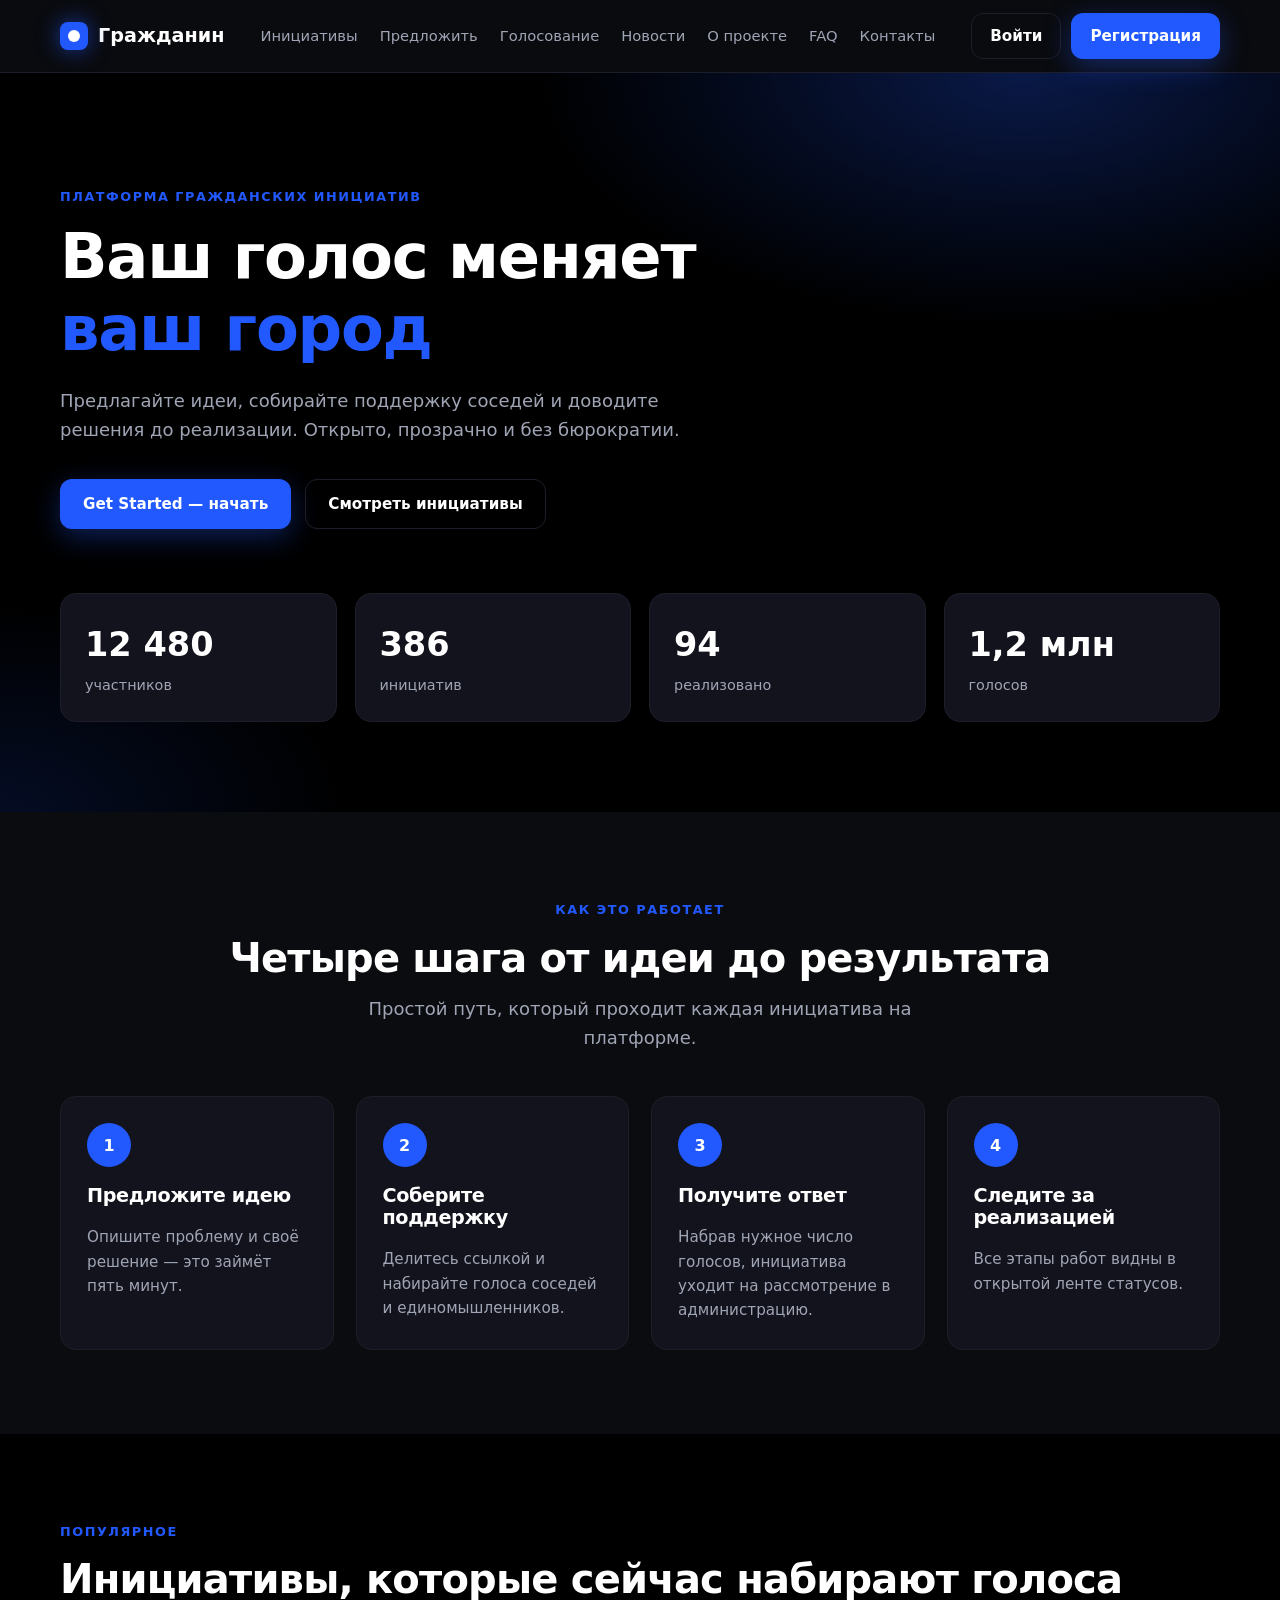
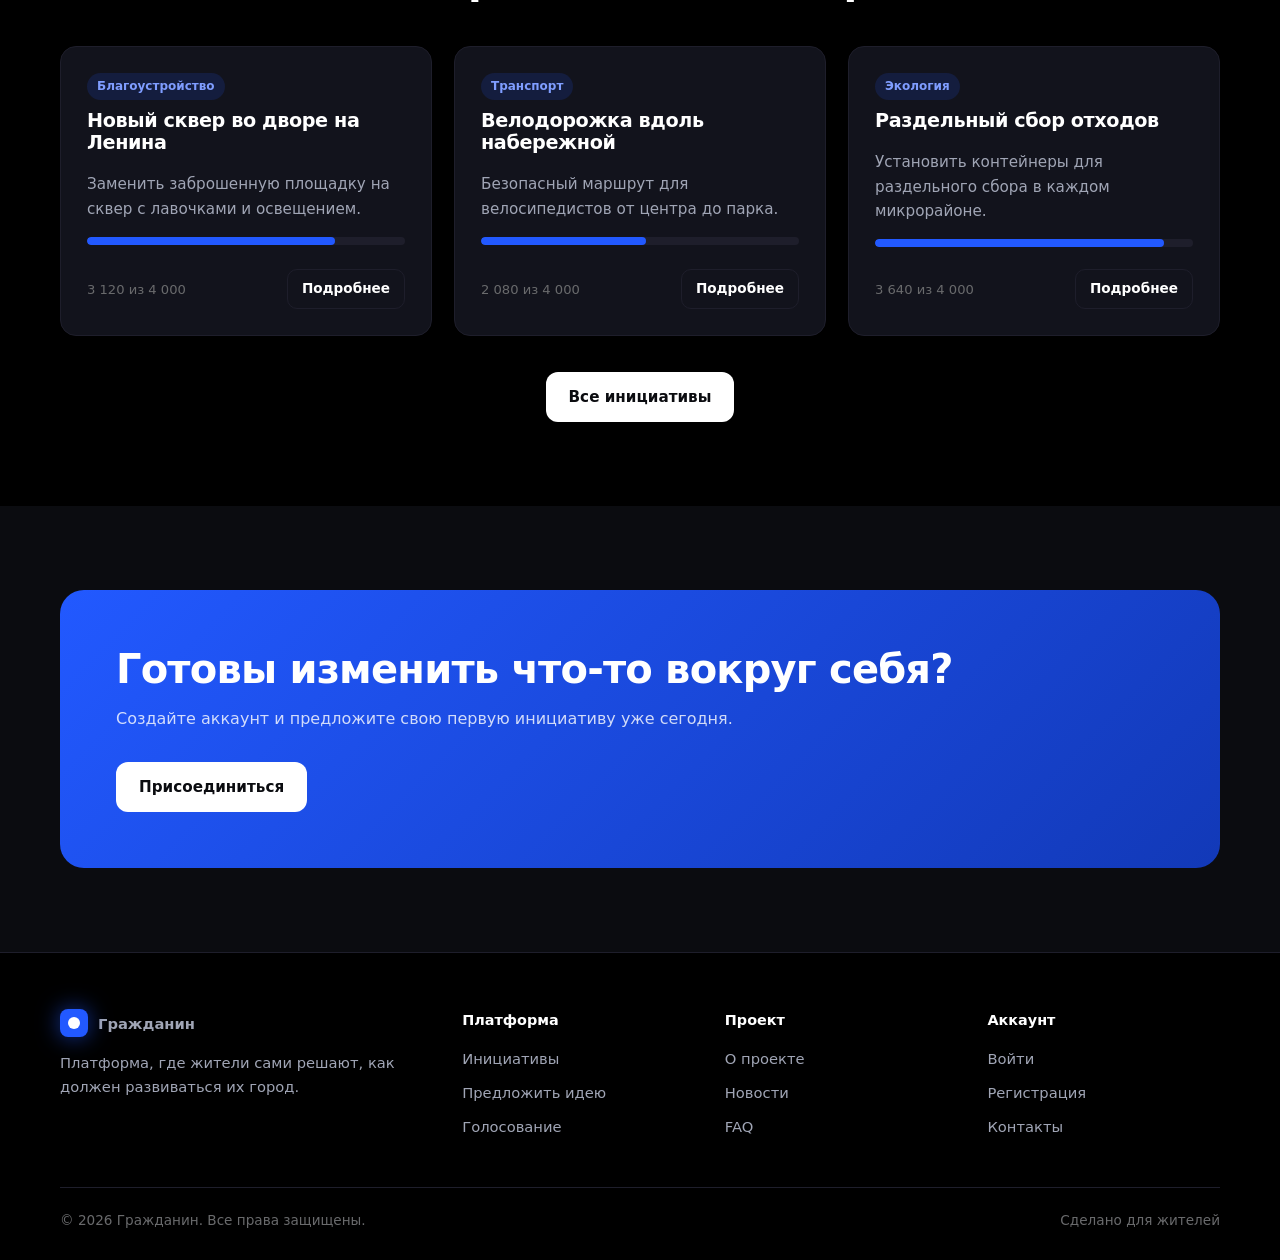
<file: index.html>
<!DOCTYPE html>
<html lang="ru">
<head>
<meta charset="UTF-8">
<meta name="viewport" content="width=device-width, initial-scale=1">
<title>Гражданин — платформа гражданских инициатив</title>
<link rel="stylesheet" href="pages.css/style.css">
</head>
<body>
<header class="site-header"><div class="container nav">
  <a class="logo" href="index.html"><span class="logo-mark"></span>Гражданин</a>
  <a class="burger" href="#menu" aria-label="Меню">☰</a>
  <nav id="menu" class="menu">
    <a href="pages/initiatives.html">Инициативы</a><a href="pages/create.html">Предложить</a><a href="pages/vote.html">Голосование</a><a href="pages/news.html">Новости</a><a href="pages/about.html">О проекте</a><a href="pages/faq.html">FAQ</a><a href="pages/contacts.html">Контакты</a>
  </nav>
  <div class="nav-actions"><a class="btn btn-ghost" href="auth/login.html">Войти</a><a class="btn btn-primary" href="auth/register.html">Регистрация</a></div>
</div></header>

<section class="hero"><div class="container">
  <span class="eyebrow">Платформа гражданских инициатив</span>
  <h1>Ваш голос меняет<br><span>ваш город</span></h1>
  <p class="lead">Предлагайте идеи, собирайте поддержку соседей и доводите решения до реализации. Открыто, прозрачно и без бюрократии.</p>
  <div class="hero-actions">
    <a class="btn btn-primary" href="auth/register.html">Get Started — начать</a>
    <a class="btn btn-ghost" href="pages/initiatives.html">Смотреть инициативы</a>
  </div>
  <div class="stats">
    <div class="stat"><b>12 480</b><span>участников</span></div>
    <div class="stat"><b>386</b><span>инициатив</span></div>
    <div class="stat"><b>94</b><span>реализовано</span></div>
    <div class="stat"><b>1,2 млн</b><span>голосов</span></div>
  </div>
</div></section>

<section class="section"><div class="container">
  <div class="section-head center"><span class="eyebrow">Как это работает</span><h2>Четыре шага от идеи до результата</h2><p class="lead">Простой путь, который проходит каждая инициатива на платформе.</p></div>
  <div class="grid grid-4">
    <div class="card"><div class="step-num">1</div><h3>Предложите идею</h3><p>Опишите проблему и своё решение — это займёт пять минут.</p></div>
    <div class="card"><div class="step-num">2</div><h3>Соберите поддержку</h3><p>Делитесь ссылкой и набирайте голоса соседей и единомышленников.</p></div>
    <div class="card"><div class="step-num">3</div><h3>Получите ответ</h3><p>Набрав нужное число голосов, инициатива уходит на рассмотрение в администрацию.</p></div>
    <div class="card"><div class="step-num">4</div><h3>Следите за реализацией</h3><p>Все этапы работ видны в открытой ленте статусов.</p></div>
  </div>
</div></section>

<section class="section section-alt"><div class="container">
  <div class="section-head"><span class="eyebrow">Популярное</span><h2>Инициативы, которые сейчас набирают голоса</h2></div>
  <div class="grid grid-3">
    <div class="card"><span class="tag">Благоустройство</span><h3>Новый сквер во дворе на Ленина</h3><p>Заменить заброшенную площадку на сквер с лавочками и освещением.</p>
      <div class="progress"><i style="width:78%"></i></div>
      <div class="card-foot"><span class="meta">3 120 из 4 000</span><a class="btn btn-ghost btn-sm" href="pages/initiative.html">Подробнее</a></div></div>
    <div class="card"><span class="tag">Транспорт</span><h3>Велодорожка вдоль набережной</h3><p>Безопасный маршрут для велосипедистов от центра до парка.</p>
      <div class="progress"><i style="width:52%"></i></div>
      <div class="card-foot"><span class="meta">2 080 из 4 000</span><a class="btn btn-ghost btn-sm" href="pages/initiative.html">Подробнее</a></div></div>
    <div class="card"><span class="tag">Экология</span><h3>Раздельный сбор отходов</h3><p>Установить контейнеры для раздельного сбора в каждом микрорайоне.</p>
      <div class="progress"><i style="width:91%"></i></div>
      <div class="card-foot"><span class="meta">3 640 из 4 000</span><a class="btn btn-ghost btn-sm" href="pages/initiative.html">Подробнее</a></div></div>
  </div>
  <div class="center" style="margin-top:36px"><a class="btn btn-light" href="pages/initiatives.html">Все инициативы</a></div>
</div></section>

<section class="section"><div class="container">
  <div class="cta">
    <div><h2>Готовы изменить что-то вокруг себя?</h2><p>Создайте аккаунт и предложите свою первую инициативу уже сегодня.</p></div>
    <a class="btn btn-light" href="auth/register.html">Присоединиться</a>
  </div>
</div></section>

<footer class="site-footer"><div class="container">
  <div class="foot-grid">
    <div><a class="logo" href="index.html"><span class="logo-mark"></span>Гражданин</a><p class="muted" style="margin-top:14px;font-size:.92rem">Платформа, где жители сами решают, как должен развиваться их город.</p></div>
    <div><h4>Платформа</h4><ul><li><a href="pages/initiatives.html">Инициативы</a></li><li><a href="pages/create.html">Предложить идею</a></li><li><a href="pages/vote.html">Голосование</a></li></ul></div>
    <div><h4>Проект</h4><ul><li><a href="pages/about.html">О проекте</a></li><li><a href="pages/news.html">Новости</a></li><li><a href="pages/faq.html">FAQ</a></li></ul></div>
    <div><h4>Аккаунт</h4><ul><li><a href="auth/login.html">Войти</a></li><li><a href="auth/register.html">Регистрация</a></li><li><a href="pages/contacts.html">Контакты</a></li></ul></div>
  </div>
  <div class="copy"><span>© 2026 Гражданин. Все права защищены.</span><span>Сделано для жителей</span></div>
</div></footer>
<script src="animations.js"></script>
</body>
</html>
</file>
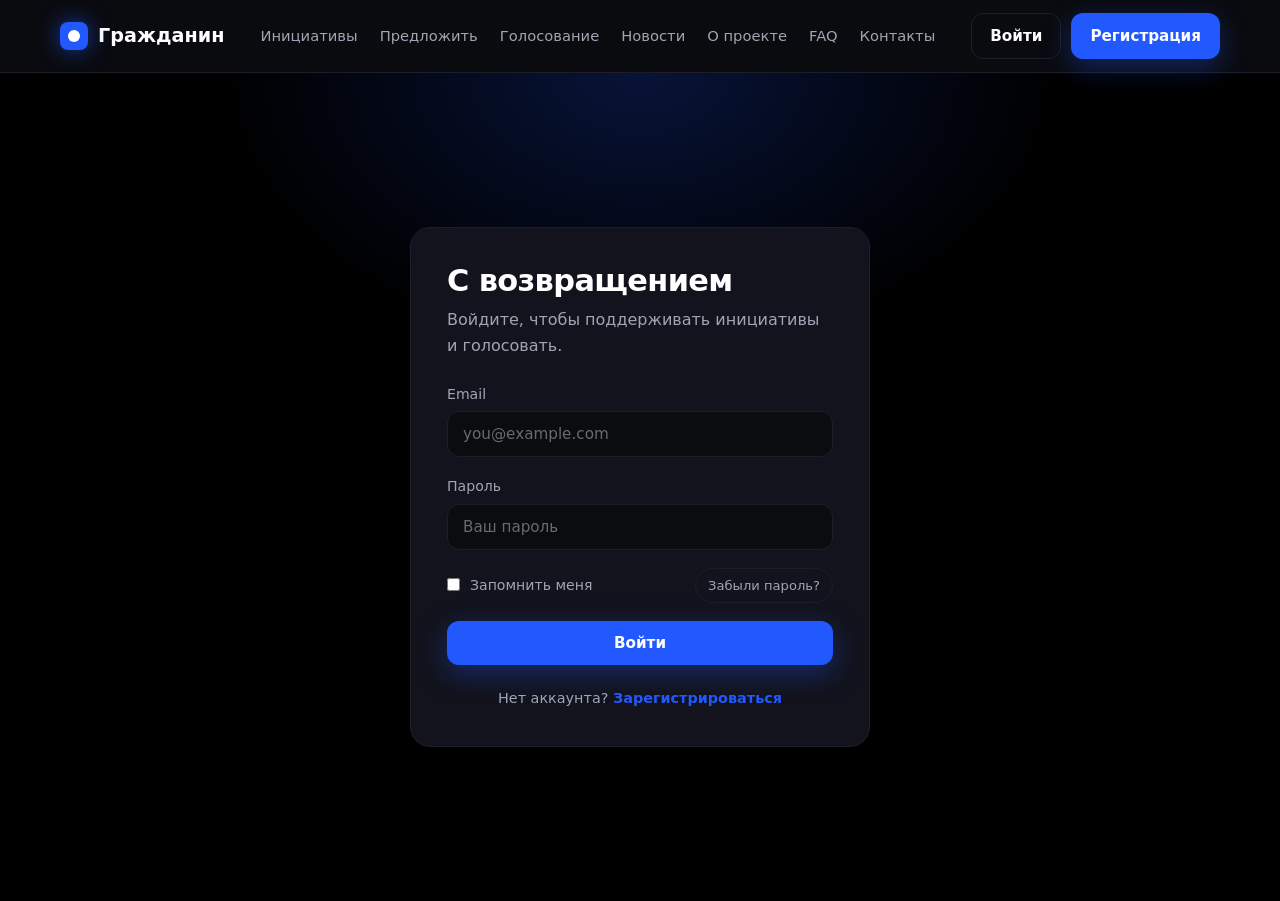
<file: auth/login.html>
<!DOCTYPE html>
<html lang="ru">
<head>
<meta charset="UTF-8">
<meta name="viewport" content="width=device-width, initial-scale=1">
<title>Вход — Гражданин</title>
<link rel="stylesheet" href="../pages.css/style.css">
</head>
<body>
<header class="site-header"><div class="container nav">
  <a class="logo" href="../index.html"><span class="logo-mark"></span>Гражданин</a>
  <a class="burger" href="#menu" aria-label="Меню">☰</a>
  <nav id="menu" class="menu">
    <a href="../pages/initiatives.html">Инициативы</a><a href="../pages/create.html">Предложить</a><a href="../pages/vote.html">Голосование</a><a href="../pages/news.html">Новости</a><a href="../pages/about.html">О проекте</a><a href="../pages/faq.html">FAQ</a><a href="../pages/contacts.html">Контакты</a>
  </nav>
  <div class="nav-actions"><a class="btn btn-ghost" href="login.html">Войти</a><a class="btn btn-primary" href="register.html">Регистрация</a></div>
</div></header>

<main class="auth-wrap">
  <div class="auth-card">
    <h1>С возвращением</h1>
    <p class="muted">Войдите, чтобы поддерживать инициативы и голосовать.</p>
    <form class="form" action="../pages/profile.html" onsubmit="return checkForm(this)">
      <div class="field"><label for="email">Email</label><input class="input" id="email" name="email" type="text" inputmode="email" placeholder="you@example.com" required></div>
      <div class="field"><label for="pw">Пароль</label>
        <input class="input" id="pw" name="password" type="password" placeholder="Ваш пароль" required></div>
      <div style="display:flex;justify-content:space-between;align-items:center;gap:10px;flex-wrap:wrap">
        <label class="check"><input type="checkbox"> Запомнить меня</label>
        <a class="chip" style="padding:6px 12px;font-size:.82rem" href="../pages/contacts.html">Забыли пароль?</a>
      </div>
      <div class="form-msg"></div>
      <button class="btn btn-primary btn-block" type="submit">Войти</button>
    </form>
    <p class="auth-foot">Нет аккаунта? <a href="register.html">Зарегистрироваться</a></p>
  </div>
</main>
<script src="../script.js"></script>
<script src="../animations.js"></script>
</body>
</html>
</file>
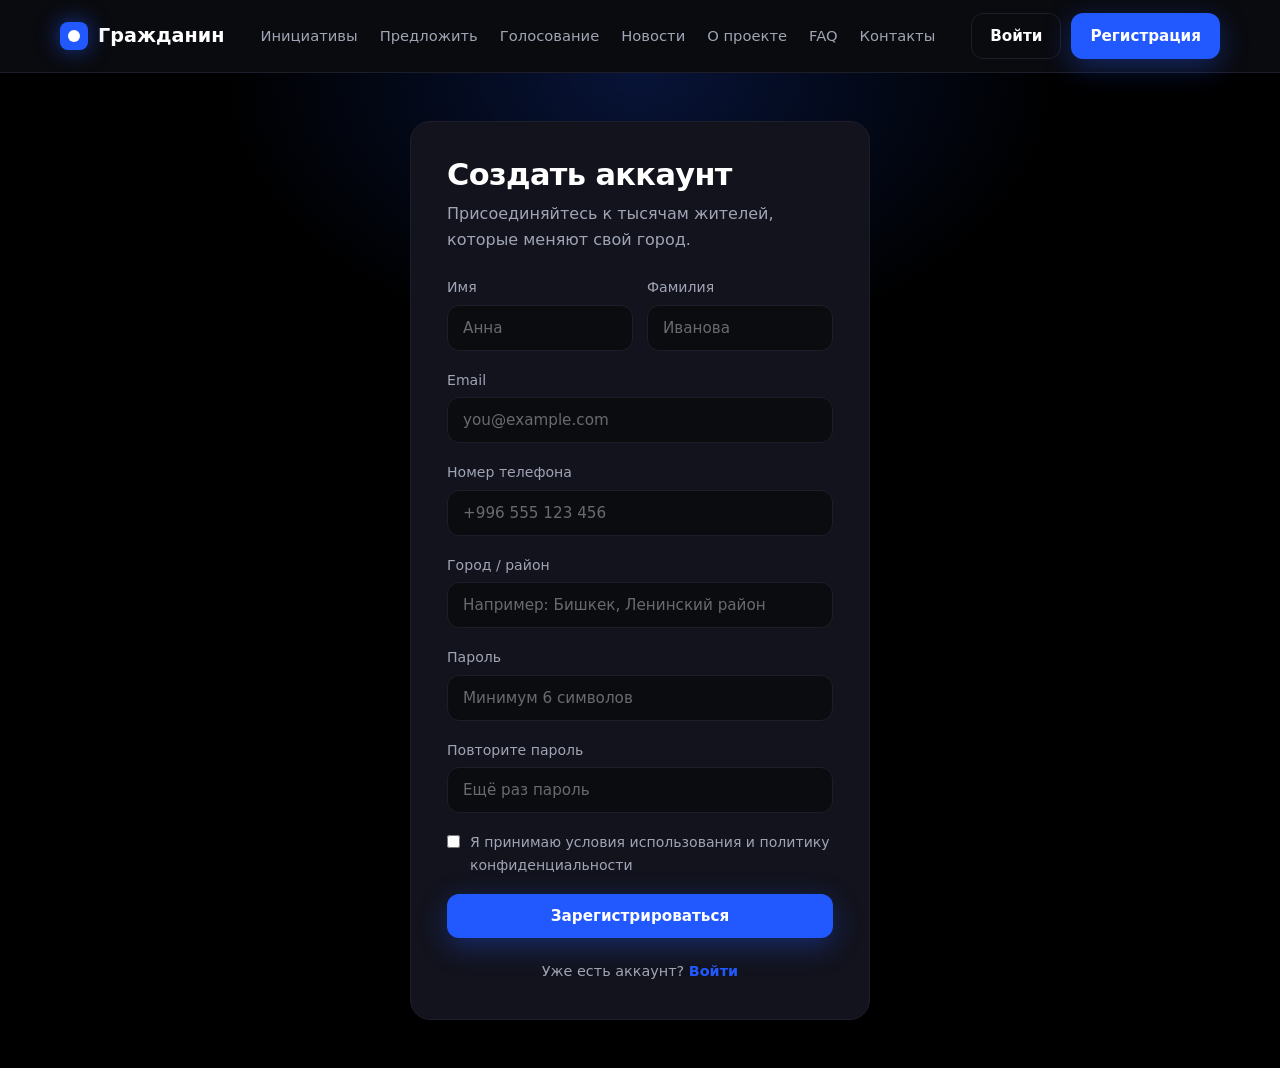
<file: auth/register.html>
<!DOCTYPE html>
<html lang="ru">
<head>
<meta charset="UTF-8">
<meta name="viewport" content="width=device-width, initial-scale=1">
<title>Регистрация — Гражданин</title>
<link rel="stylesheet" href="../pages.css/style.css">
</head>
<body>
<header class="site-header"><div class="container nav">
  <a class="logo" href="../index.html"><span class="logo-mark"></span>Гражданин</a>
  <a class="burger" href="#menu" aria-label="Меню">☰</a>
  <nav id="menu" class="menu">
    <a href="../pages/initiatives.html">Инициативы</a><a href="../pages/create.html">Предложить</a><a href="../pages/vote.html">Голосование</a><a href="../pages/news.html">Новости</a><a href="../pages/about.html">О проекте</a><a href="../pages/faq.html">FAQ</a><a href="../pages/contacts.html">Контакты</a>
  </nav>
  <div class="nav-actions"><a class="btn btn-ghost" href="login.html">Войти</a><a class="btn btn-primary" href="register.html">Регистрация</a></div>
</div></header>

<main class="auth-wrap">
  <div class="auth-card">
    <h1>Создать аккаунт</h1>
    <p class="muted">Присоединяйтесь к тысячам жителей, которые меняют свой город.</p>
    <form class="form" action="../pages/profile.html" onsubmit="return checkForm(this)">
      <div class="row">
        <div class="field"><label for="fn">Имя</label><input class="input" id="fn" name="first" autocomplete="given-name" placeholder="Анна" required></div>
        <div class="field"><label for="ln">Фамилия</label><input class="input" id="ln" name="last" autocomplete="family-name" placeholder="Иванова" required></div>
      </div>
      <div class="field"><label for="email">Email</label><input class="input" id="email" name="email" type="text" inputmode="email" placeholder="you@example.com" required></div>
      <div class="field"><label for="phone">Номер телефона</label><input class="input" id="phone" name="phone" type="tel" inputmode="tel" autocomplete="tel" placeholder="+996 555 123 456" required></div>
      <div class="field"><label for="city">Город / район</label><input class="input" id="city" placeholder="Например: Бишкек, Ленинский район"></div>
      <div class="field"><label for="pw">Пароль</label>
        <input class="input" id="pw" name="password" type="password" minlength="6" placeholder="Минимум 6 символов" required></div>
      <div class="field"><label for="pw2">Повторите пароль</label>
        <input class="input" id="pw2" name="password2" type="password" minlength="6" placeholder="Ещё раз пароль" required></div>
      <label class="check"><input type="checkbox" name="agree" required> Я принимаю условия использования и политику конфиденциальности</label>
      <div class="form-msg"></div>
      <button class="btn btn-primary btn-block" type="submit">Зарегистрироваться</button>
    </form>
    <p class="auth-foot">Уже есть аккаунт? <a href="login.html">Войти</a></p>
  </div>
</main>
<script src="../script.js"></script>
<script src="../animations.js"></script>
</body>
</html>
</file>
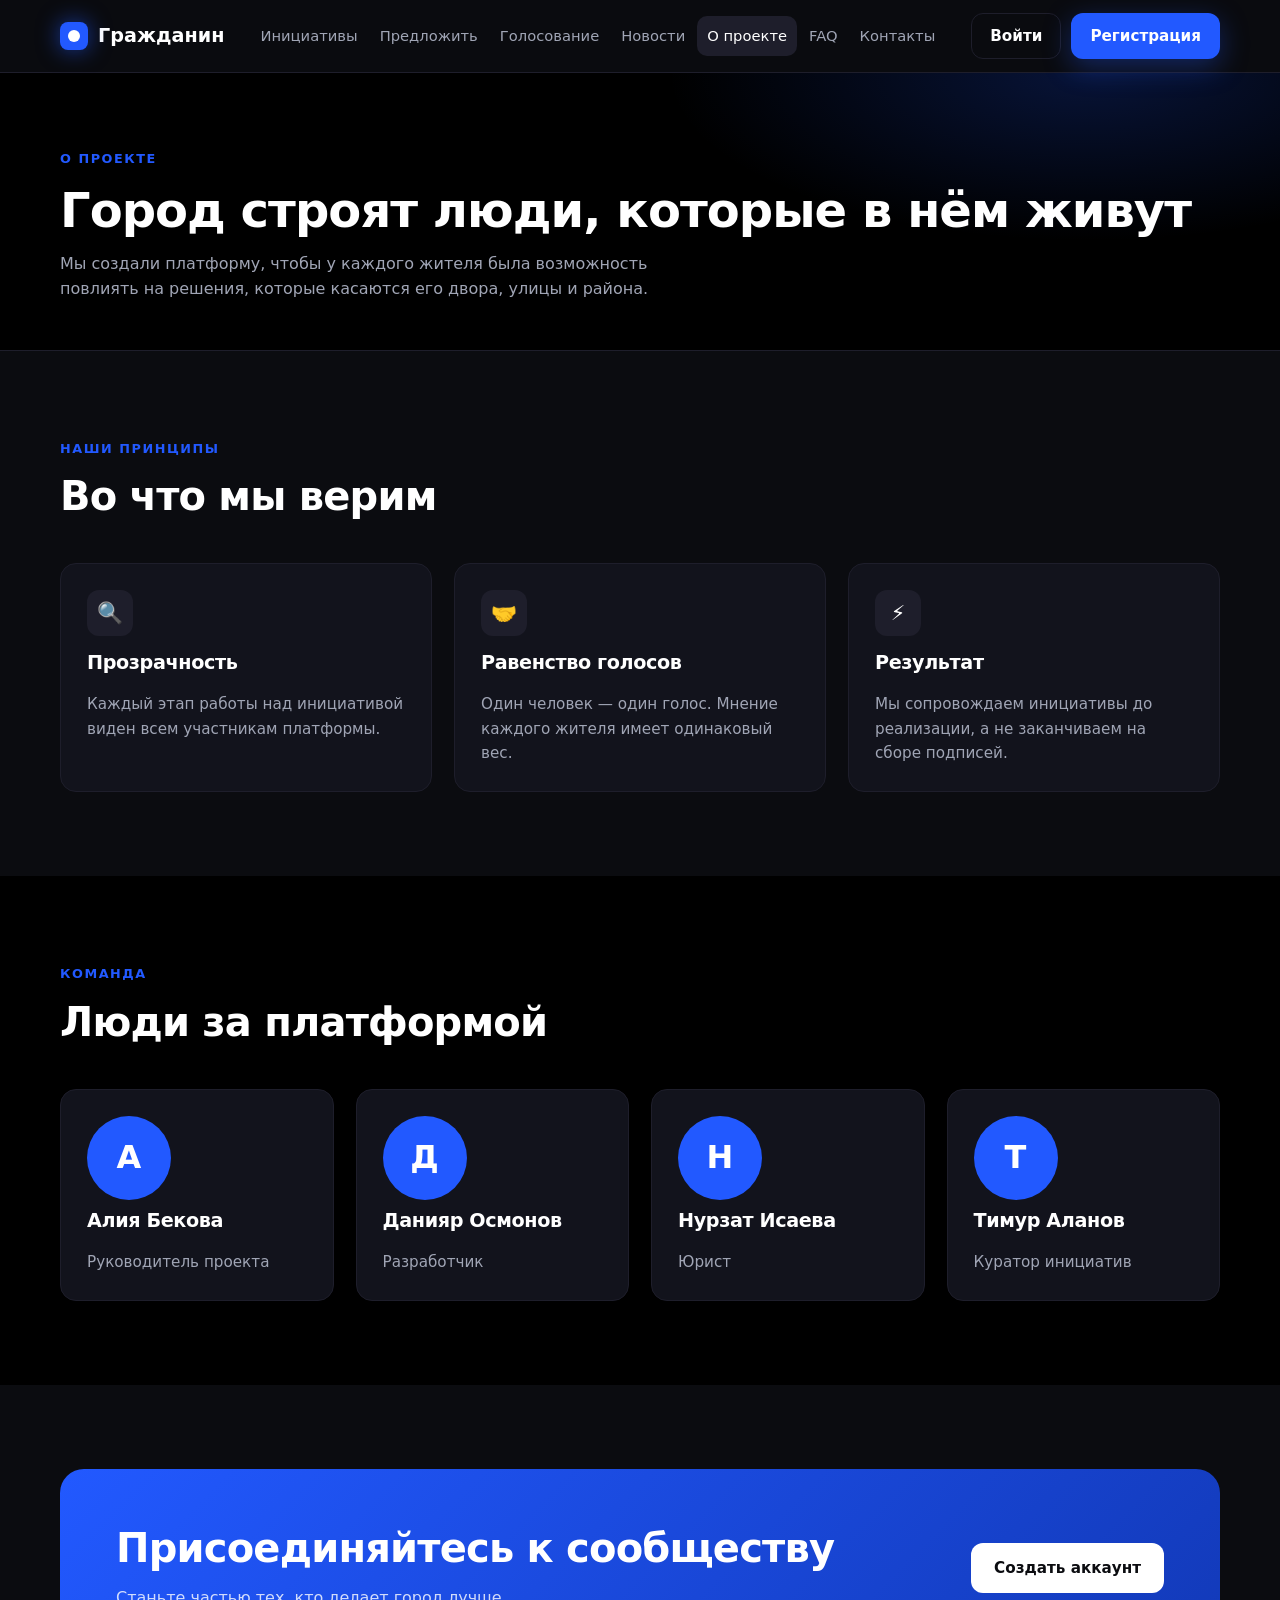
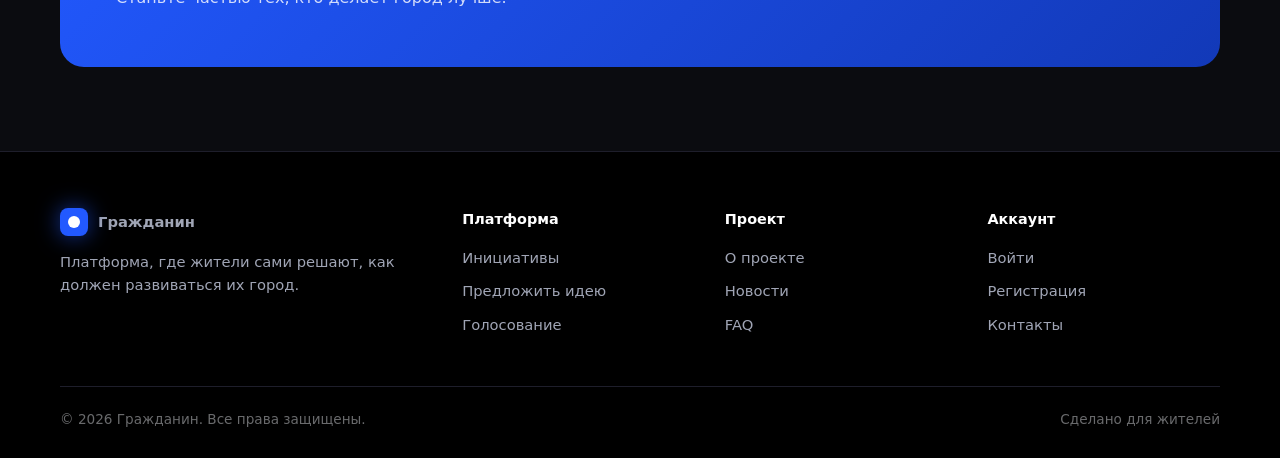
<file: pages/about.html>
<!DOCTYPE html>
<html lang="ru">
<head>
<meta charset="UTF-8">
<meta name="viewport" content="width=device-width, initial-scale=1">
<title>О проекте — Гражданин</title>
<link rel="stylesheet" href="../pages.css/style.css">
</head>
<body>
<header class="site-header"><div class="container nav">
  <a class="logo" href="../index.html"><span class="logo-mark"></span>Гражданин</a>
  <a class="burger" href="#menu" aria-label="Меню">☰</a>
  <nav id="menu" class="menu">
    <a href="initiatives.html">Инициативы</a><a href="create.html">Предложить</a><a href="vote.html">Голосование</a><a href="news.html">Новости</a><a class="active" href="about.html">О проекте</a><a href="faq.html">FAQ</a><a href="contacts.html">Контакты</a>
  </nav>
  <div class="nav-actions"><a class="btn btn-ghost" href="../auth/login.html">Войти</a><a class="btn btn-primary" href="../auth/register.html">Регистрация</a></div>
</div></header>

<section class="page-hero"><div class="container">
  <span class="eyebrow">О проекте</span><h1 style="font-size:clamp(2rem,4vw,3rem)">Город строят люди, которые в нём живут</h1>
  <p>Мы создали платформу, чтобы у каждого жителя была возможность повлиять на решения, которые касаются его двора, улицы и района.</p>
</div></section>

<section class="section"><div class="container">
  <div class="section-head"><span class="eyebrow">Наши принципы</span><h2>Во что мы верим</h2></div>
  <div class="grid grid-3">
    <div class="card"><div class="icon">🔍</div><h3>Прозрачность</h3><p>Каждый этап работы над инициативой виден всем участникам платформы.</p></div>
    <div class="card"><div class="icon">🤝</div><h3>Равенство голосов</h3><p>Один человек — один голос. Мнение каждого жителя имеет одинаковый вес.</p></div>
    <div class="card"><div class="icon">⚡</div><h3>Результат</h3><p>Мы сопровождаем инициативы до реализации, а не заканчиваем на сборе подписей.</p></div>
  </div>
</div></section>

<section class="section section-alt"><div class="container">
  <div class="section-head"><span class="eyebrow">Команда</span><h2>Люди за платформой</h2></div>
  <div class="grid grid-4">
    <div class="card"><div class="avatar">А</div><h3>Алия Бекова</h3><p>Руководитель проекта</p></div>
    <div class="card"><div class="avatar">Д</div><h3>Данияр Осмонов</h3><p>Разработчик</p></div>
    <div class="card"><div class="avatar">Н</div><h3>Нурзат Исаева</h3><p>Юрист</p></div>
    <div class="card"><div class="avatar">Т</div><h3>Тимур Аланов</h3><p>Куратор инициатив</p></div>
  </div>
</div></section>

<section class="section"><div class="container">
  <div class="cta"><div><h2>Присоединяйтесь к сообществу</h2><p>Станьте частью тех, кто делает город лучше.</p></div><a class="btn btn-light" href="../auth/register.html">Создать аккаунт</a></div>
</div></section>

<footer class="site-footer"><div class="container">
  <div class="foot-grid">
    <div><a class="logo" href="../index.html"><span class="logo-mark"></span>Гражданин</a><p class="muted" style="margin-top:14px;font-size:.92rem">Платформа, где жители сами решают, как должен развиваться их город.</p></div>
    <div><h4>Платформа</h4><ul><li><a href="initiatives.html">Инициативы</a></li><li><a href="create.html">Предложить идею</a></li><li><a href="vote.html">Голосование</a></li></ul></div>
    <div><h4>Проект</h4><ul><li><a href="about.html">О проекте</a></li><li><a href="news.html">Новости</a></li><li><a href="faq.html">FAQ</a></li></ul></div>
    <div><h4>Аккаунт</h4><ul><li><a href="../auth/login.html">Войти</a></li><li><a href="../auth/register.html">Регистрация</a></li><li><a href="contacts.html">Контакты</a></li></ul></div>
  </div>
  <div class="copy"><span>© 2026 Гражданин. Все права защищены.</span><span>Сделано для жителей</span></div>
</div></footer>
<script src="../animations.js"></script>
</body>
</html>
</file>
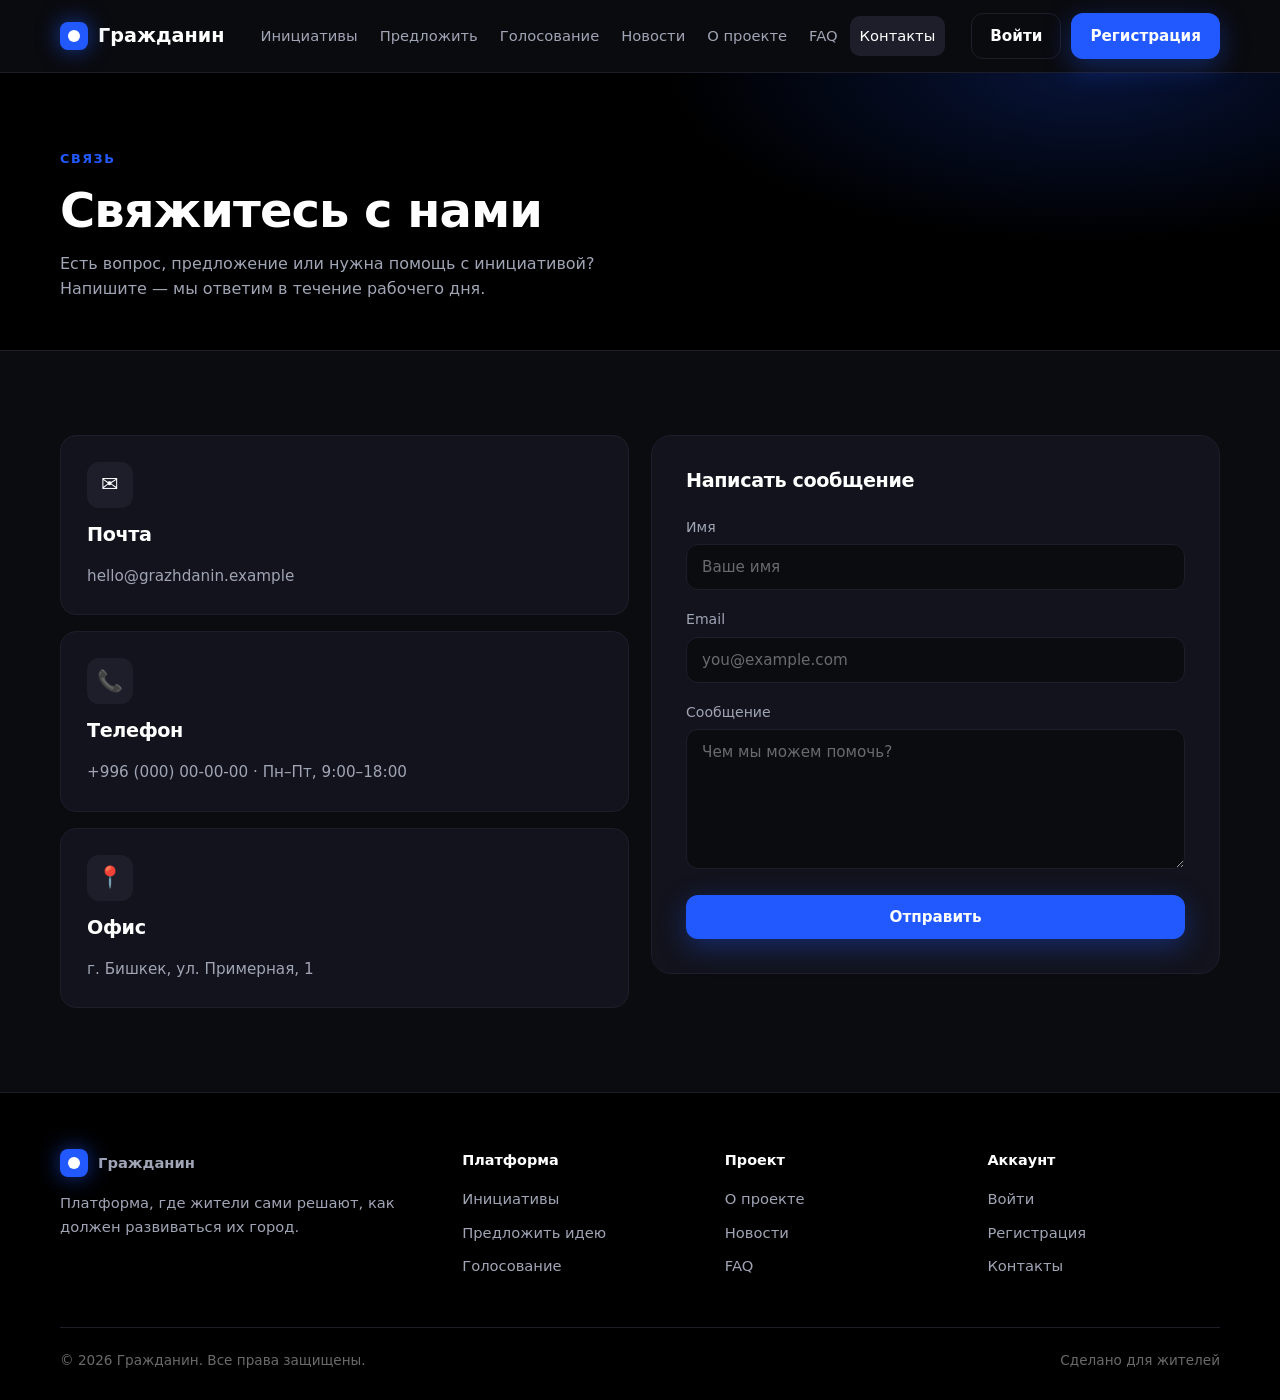
<file: pages/contacts.html>
<!DOCTYPE html>
<html lang="ru">
<head>
<meta charset="UTF-8">
<meta name="viewport" content="width=device-width, initial-scale=1">
<title>Контакты — Гражданин</title>
<link rel="stylesheet" href="../pages.css/style.css">
</head>
<body>
<header class="site-header"><div class="container nav">
  <a class="logo" href="../index.html"><span class="logo-mark"></span>Гражданин</a>
  <a class="burger" href="#menu" aria-label="Меню">☰</a>
  <nav id="menu" class="menu">
    <a href="initiatives.html">Инициативы</a><a href="create.html">Предложить</a><a href="vote.html">Голосование</a><a href="news.html">Новости</a><a href="about.html">О проекте</a><a href="faq.html">FAQ</a><a class="active" href="contacts.html">Контакты</a>
  </nav>
  <div class="nav-actions"><a class="btn btn-ghost" href="../auth/login.html">Войти</a><a class="btn btn-primary" href="../auth/register.html">Регистрация</a></div>
</div></header>

<section class="page-hero"><div class="container">
  <span class="eyebrow">Связь</span><h1 style="font-size:clamp(2rem,4vw,3rem)">Свяжитесь с нами</h1>
  <p>Есть вопрос, предложение или нужна помощь с инициативой? Напишите — мы ответим в течение рабочего дня.</p>
</div></section>

<section class="section"><div class="container grid grid-2" style="align-items:start">
  <div class="grid" style="gap:16px">
    <div class="card"><div class="icon">✉️</div><h3>Почта</h3><p>hello@grazhdanin.example</p></div>
    <div class="card"><div class="icon">📞</div><h3>Телефон</h3><p>+996 (000) 00-00-00 · Пн–Пт, 9:00–18:00</p></div>
    <div class="card"><div class="icon">📍</div><h3>Офис</h3><p>г. Бишкек, ул. Примерная, 1</p></div>
  </div>
  <div class="form-panel">
    <h3>Написать сообщение</h3>
    <form class="form" onsubmit="return checkForm(this)">
      <div class="field"><label for="n">Имя</label><input class="input" id="n" name="name" placeholder="Ваше имя" required></div>
      <div class="field"><label for="e">Email</label><input class="input" id="e" name="email" type="text" inputmode="email" placeholder="you@example.com" required></div>
      <div class="field"><label for="m">Сообщение</label><textarea class="textarea" id="m" placeholder="Чем мы можем помочь?" required></textarea></div>
      <div class="form-msg"></div>
      <button class="btn btn-primary" type="submit">Отправить</button>
    </form>
  </div>
</div></section>

<footer class="site-footer"><div class="container">
  <div class="foot-grid">
    <div><a class="logo" href="../index.html"><span class="logo-mark"></span>Гражданин</a><p class="muted" style="margin-top:14px;font-size:.92rem">Платформа, где жители сами решают, как должен развиваться их город.</p></div>
    <div><h4>Платформа</h4><ul><li><a href="initiatives.html">Инициативы</a></li><li><a href="create.html">Предложить идею</a></li><li><a href="vote.html">Голосование</a></li></ul></div>
    <div><h4>Проект</h4><ul><li><a href="about.html">О проекте</a></li><li><a href="news.html">Новости</a></li><li><a href="faq.html">FAQ</a></li></ul></div>
    <div><h4>Аккаунт</h4><ul><li><a href="../auth/login.html">Войти</a></li><li><a href="../auth/register.html">Регистрация</a></li><li><a href="contacts.html">Контакты</a></li></ul></div>
  </div>
  <div class="copy"><span>© 2026 Гражданин. Все права защищены.</span><span>Сделано для жителей</span></div>
</div></footer>
<script src="../script.js"></script>
<script src="../animations.js"></script>
</body>
</html>
</file>
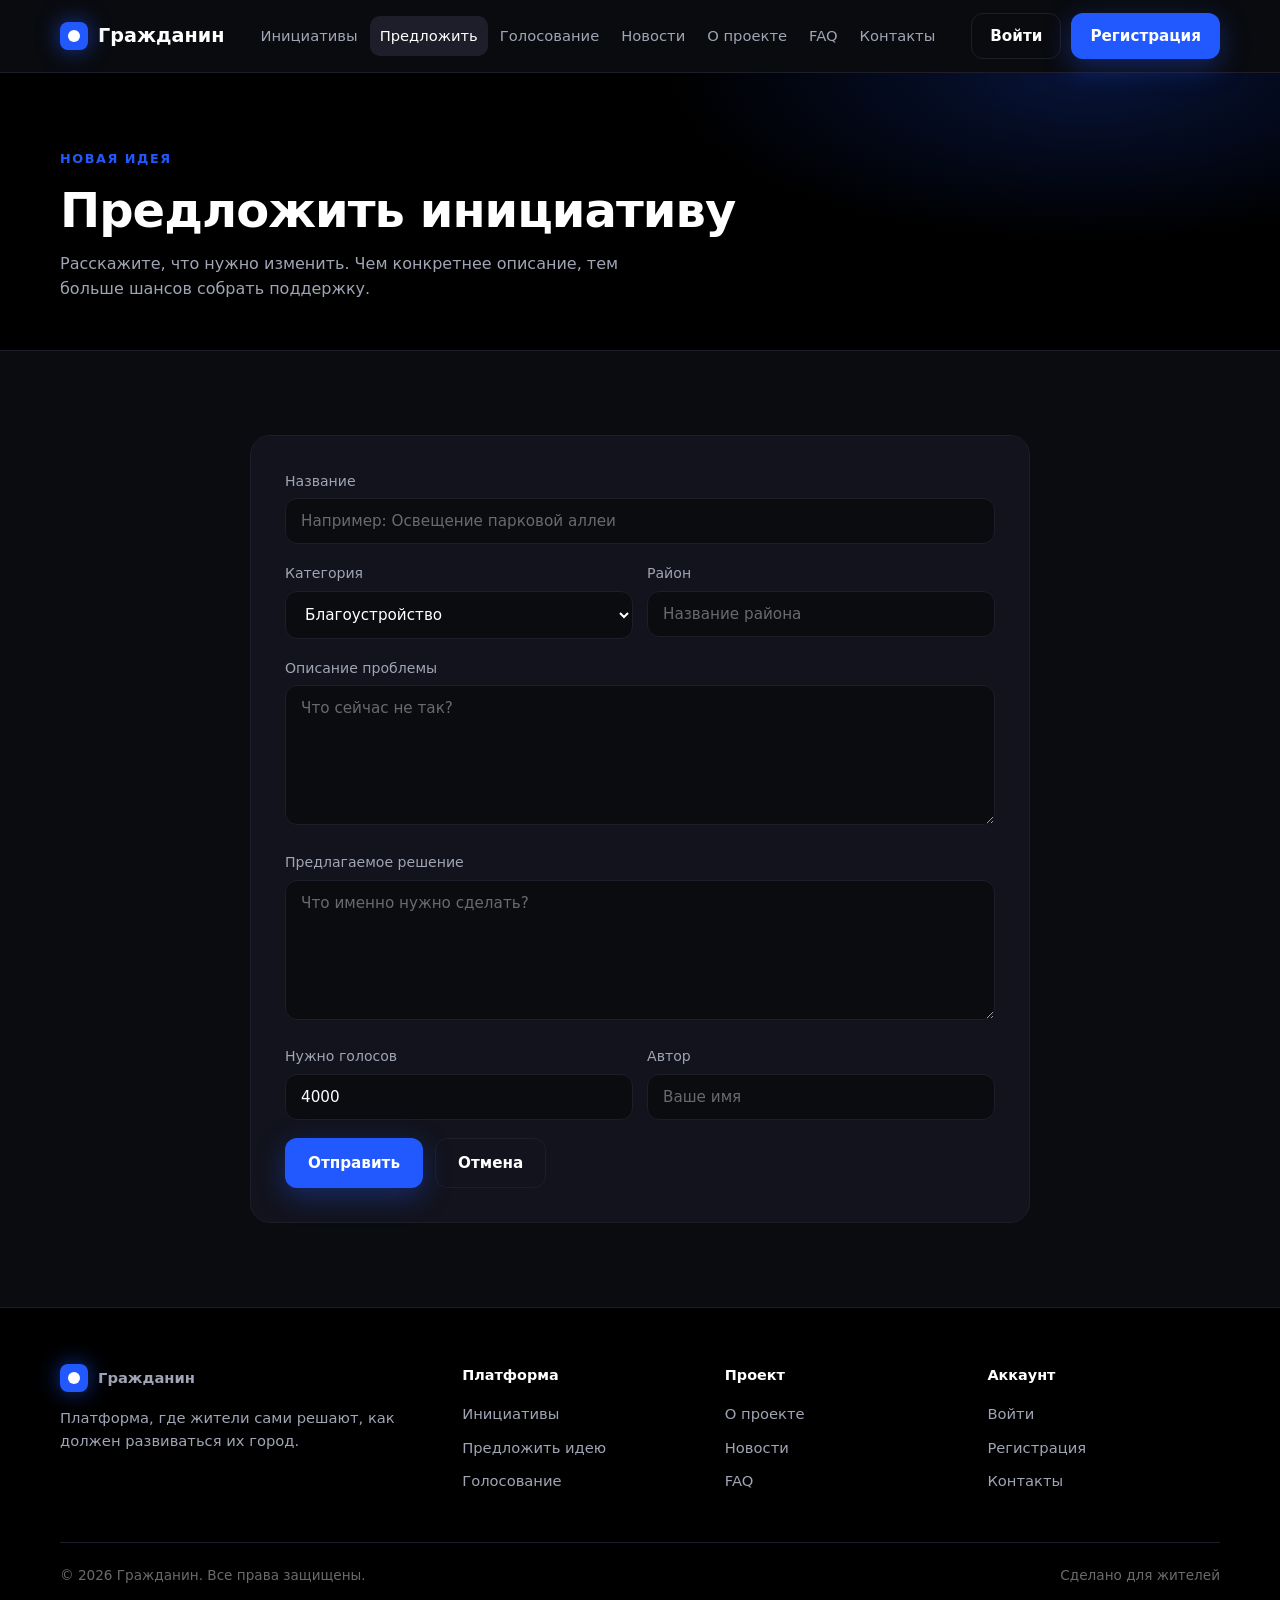
<file: pages/create.html>
<!DOCTYPE html>
<html lang="ru">
<head>
<meta charset="UTF-8">
<meta name="viewport" content="width=device-width, initial-scale=1">
<title>Предложить инициативу — Гражданин</title>
<link rel="stylesheet" href="../pages.css/style.css">
</head>
<body>
<header class="site-header"><div class="container nav">
  <a class="logo" href="../index.html"><span class="logo-mark"></span>Гражданин</a>
  <a class="burger" href="#menu" aria-label="Меню">☰</a>
  <nav id="menu" class="menu">
    <a href="initiatives.html">Инициативы</a><a class="active" href="create.html">Предложить</a><a href="vote.html">Голосование</a><a href="news.html">Новости</a><a href="about.html">О проекте</a><a href="faq.html">FAQ</a><a href="contacts.html">Контакты</a>
  </nav>
  <div class="nav-actions"><a class="btn btn-ghost" href="../auth/login.html">Войти</a><a class="btn btn-primary" href="../auth/register.html">Регистрация</a></div>
</div></header>

<section class="page-hero"><div class="container">
  <span class="eyebrow">Новая идея</span><h1 style="font-size:clamp(2rem,4vw,3rem)">Предложить инициативу</h1>
  <p>Расскажите, что нужно изменить. Чем конкретнее описание, тем больше шансов собрать поддержку.</p>
</div></section>

<section class="section"><div class="container" style="max-width:780px">
  <div class="form-panel">
    <form class="form" id="create-form" novalidate style="margin-top:0">
      <div class="field"><label for="t">Название</label><input class="input" id="t" name="title" placeholder="Например: Освещение парковой аллеи"></div>
      <div class="row">
        <div class="field"><label for="cat">Категория</label>
          <select class="select" id="cat" name="category"><option value="yard">Благоустройство</option><option value="transport">Транспорт</option><option value="eco">Экология</option><option value="social">Социальная сфера</option></select></div>
        <div class="field"><label for="loc">Район</label><input class="input" id="loc" name="district" placeholder="Название района"></div>
      </div>
      <div class="field"><label for="p">Описание проблемы</label><textarea class="textarea" id="p" name="problem" placeholder="Что сейчас не так?"></textarea></div>
      <div class="field"><label for="s">Предлагаемое решение</label><textarea class="textarea" id="s" name="solution" placeholder="Что именно нужно сделать?"></textarea></div>
      <div class="row">
        <div class="field"><label for="g">Нужно голосов</label><input class="input" id="g" name="goal" type="number" value="4000" min="100"></div>
        <div class="field"><label for="a">Автор</label><input class="input" id="a" name="author" placeholder="Ваше имя"></div>
      </div>
      <div class="form-msg"></div>
      <div style="display:flex;gap:12px;flex-wrap:wrap">
        <button class="btn btn-primary" type="submit">Отправить</button>
        <a class="btn btn-ghost" href="initiatives.html">Отмена</a>
      </div>
    </form>
  </div>
</div></section>

<footer class="site-footer"><div class="container">
  <div class="foot-grid">
    <div><a class="logo" href="../index.html"><span class="logo-mark"></span>Гражданин</a><p class="muted" style="margin-top:14px;font-size:.92rem">Платформа, где жители сами решают, как должен развиваться их город.</p></div>
    <div><h4>Платформа</h4><ul><li><a href="initiatives.html">Инициативы</a></li><li><a href="create.html">Предложить идею</a></li><li><a href="vote.html">Голосование</a></li></ul></div>
    <div><h4>Проект</h4><ul><li><a href="about.html">О проекте</a></li><li><a href="news.html">Новости</a></li><li><a href="faq.html">FAQ</a></li></ul></div>
    <div><h4>Аккаунт</h4><ul><li><a href="../auth/login.html">Войти</a></li><li><a href="../auth/register.html">Регистрация</a></li><li><a href="contacts.html">Контакты</a></li></ul></div>
  </div>
  <div class="copy"><span>© 2026 Гражданин. Все права защищены.</span><span>Сделано для жителей</span></div>
</div></footer>
<script src="../storage.js"></script>
<script src="../create.js"></script>
<script src="../animations.js"></script>
</body>
</html>
</file>
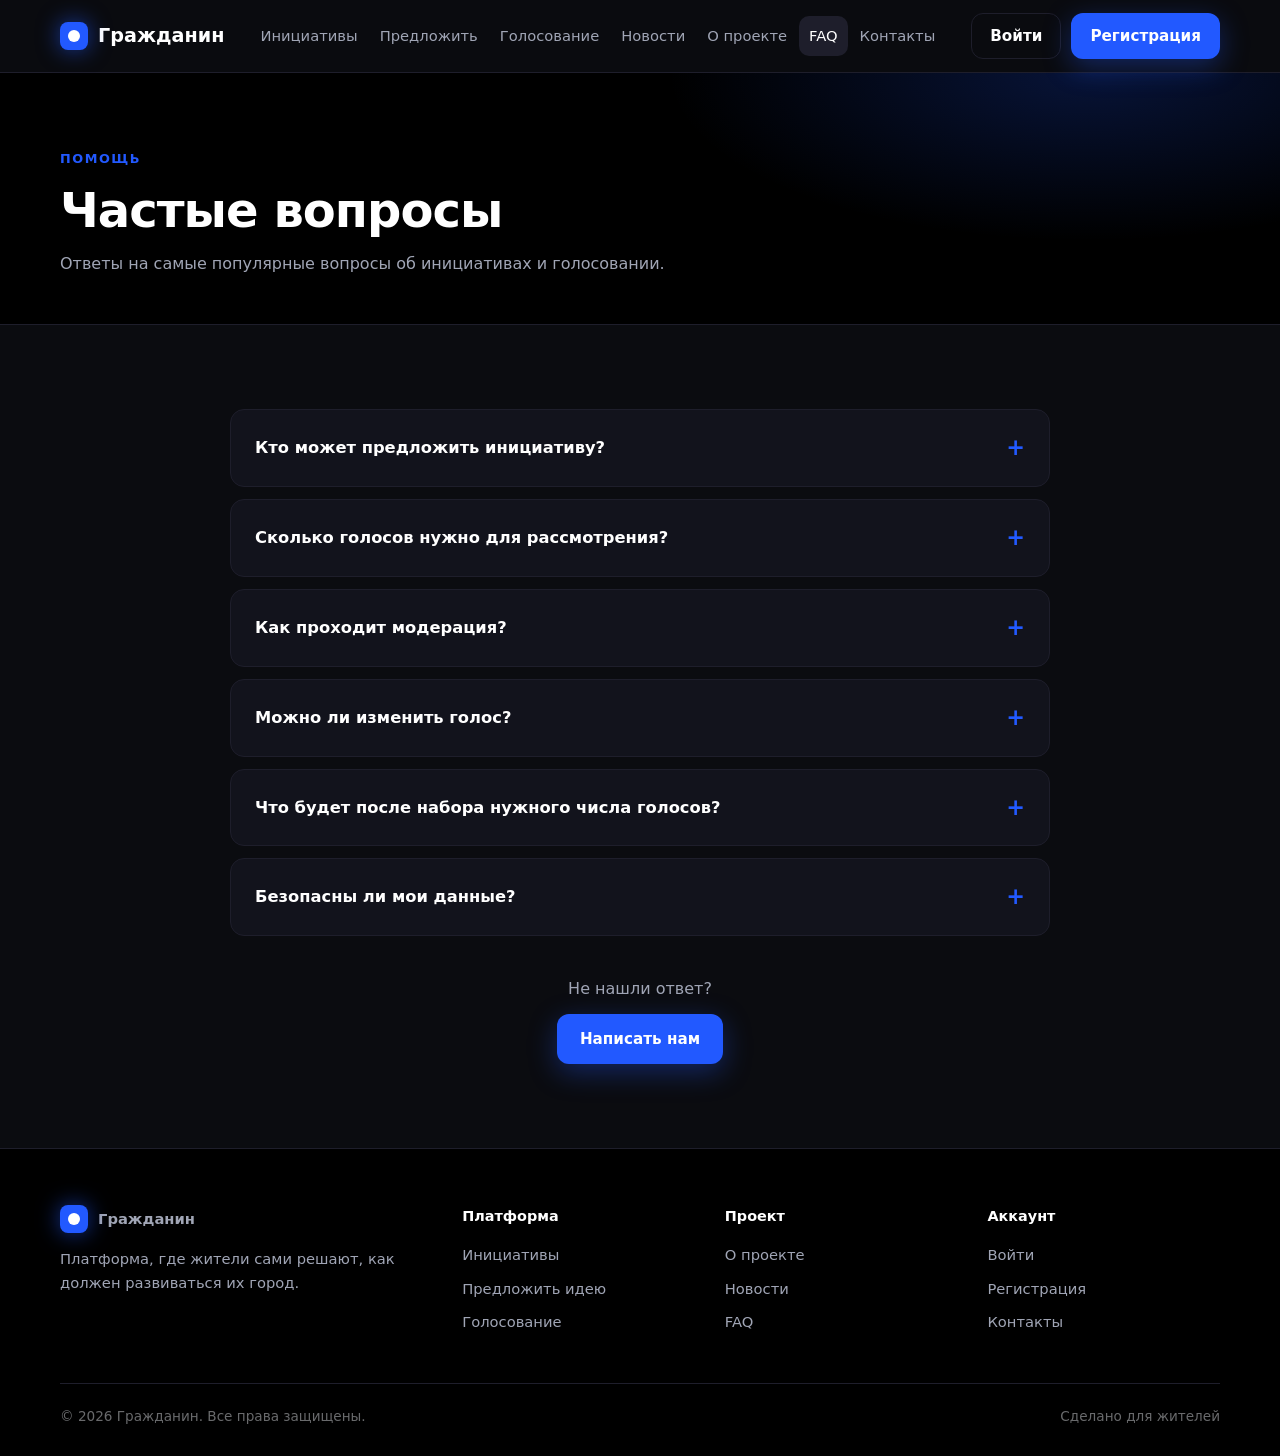
<file: pages/faq.html>
<!DOCTYPE html>
<html lang="ru">
<head>
<meta charset="UTF-8">
<meta name="viewport" content="width=device-width, initial-scale=1">
<title>FAQ — Гражданин</title>
<link rel="stylesheet" href="../pages.css/style.css">
</head>
<body>
<header class="site-header"><div class="container nav">
  <a class="logo" href="../index.html"><span class="logo-mark"></span>Гражданин</a>
  <a class="burger" href="#menu" aria-label="Меню">☰</a>
  <nav id="menu" class="menu">
    <a href="initiatives.html">Инициативы</a><a href="create.html">Предложить</a><a href="vote.html">Голосование</a><a href="news.html">Новости</a><a href="about.html">О проекте</a><a class="active" href="faq.html">FAQ</a><a href="contacts.html">Контакты</a>
  </nav>
  <div class="nav-actions"><a class="btn btn-ghost" href="../auth/login.html">Войти</a><a class="btn btn-primary" href="../auth/register.html">Регистрация</a></div>
</div></header>

<section class="page-hero"><div class="container">
  <span class="eyebrow">Помощь</span><h1 style="font-size:clamp(2rem,4vw,3rem)">Частые вопросы</h1>
  <p>Ответы на самые популярные вопросы об инициативах и голосовании.</p>
</div></section>

<section class="section"><div class="container" style="max-width:820px">
  <details class="faq-item"><summary class="faq-q">Кто может предложить инициативу? <span>+</span></summary><div class="faq-a">Любой зарегистрированный житель старше 16 лет. Достаточно создать аккаунт и заполнить форму предложения.</div></details>
  <details class="faq-item"><summary class="faq-q">Сколько голосов нужно для рассмотрения? <span>+</span></summary><div class="faq-a">Порог зависит от масштаба инициативы: для дворовых проектов — от 100 голосов, для городских — до 4 000.</div></details>
  <details class="faq-item"><summary class="faq-q">Как проходит модерация? <span>+</span></summary><div class="faq-a">Модераторы проверяют, что инициатива не нарушает закон и сформулирована понятно. Обычно это занимает до трёх рабочих дней.</div></details>
  <details class="faq-item"><summary class="faq-q">Можно ли изменить голос? <span>+</span></summary><div class="faq-a">В поддержке инициатив голос можно отозвать в личном кабинете. В официальных голосованиях решение окончательное.</div></details>
  <details class="faq-item"><summary class="faq-q">Что будет после набора нужного числа голосов? <span>+</span></summary><div class="faq-a">Инициатива направляется в профильное ведомство, которое обязано дать публичный ответ в течение 30 дней.</div></details>
  <details class="faq-item"><summary class="faq-q">Безопасны ли мои данные? <span>+</span></summary><div class="faq-a">Мы храним только необходимые данные и не передаём их третьим лицам. Ваше имя в голосовании остаётся скрытым.</div></details>
  <div class="center" style="margin-top:40px"><p class="muted">Не нашли ответ?</p><a class="btn btn-primary" style="margin-top:12px" href="contacts.html">Написать нам</a></div>
</div></section>

<footer class="site-footer"><div class="container">
  <div class="foot-grid">
    <div><a class="logo" href="../index.html"><span class="logo-mark"></span>Гражданин</a><p class="muted" style="margin-top:14px;font-size:.92rem">Платформа, где жители сами решают, как должен развиваться их город.</p></div>
    <div><h4>Платформа</h4><ul><li><a href="initiatives.html">Инициативы</a></li><li><a href="create.html">Предложить идею</a></li><li><a href="vote.html">Голосование</a></li></ul></div>
    <div><h4>Проект</h4><ul><li><a href="about.html">О проекте</a></li><li><a href="news.html">Новости</a></li><li><a href="faq.html">FAQ</a></li></ul></div>
    <div><h4>Аккаунт</h4><ul><li><a href="../auth/login.html">Войти</a></li><li><a href="../auth/register.html">Регистрация</a></li><li><a href="contacts.html">Контакты</a></li></ul></div>
  </div>
  <div class="copy"><span>© 2026 Гражданин. Все права защищены.</span><span>Сделано для жителей</span></div>
</div></footer>
<script src="../animations.js"></script>
</body>
</html>
</file>
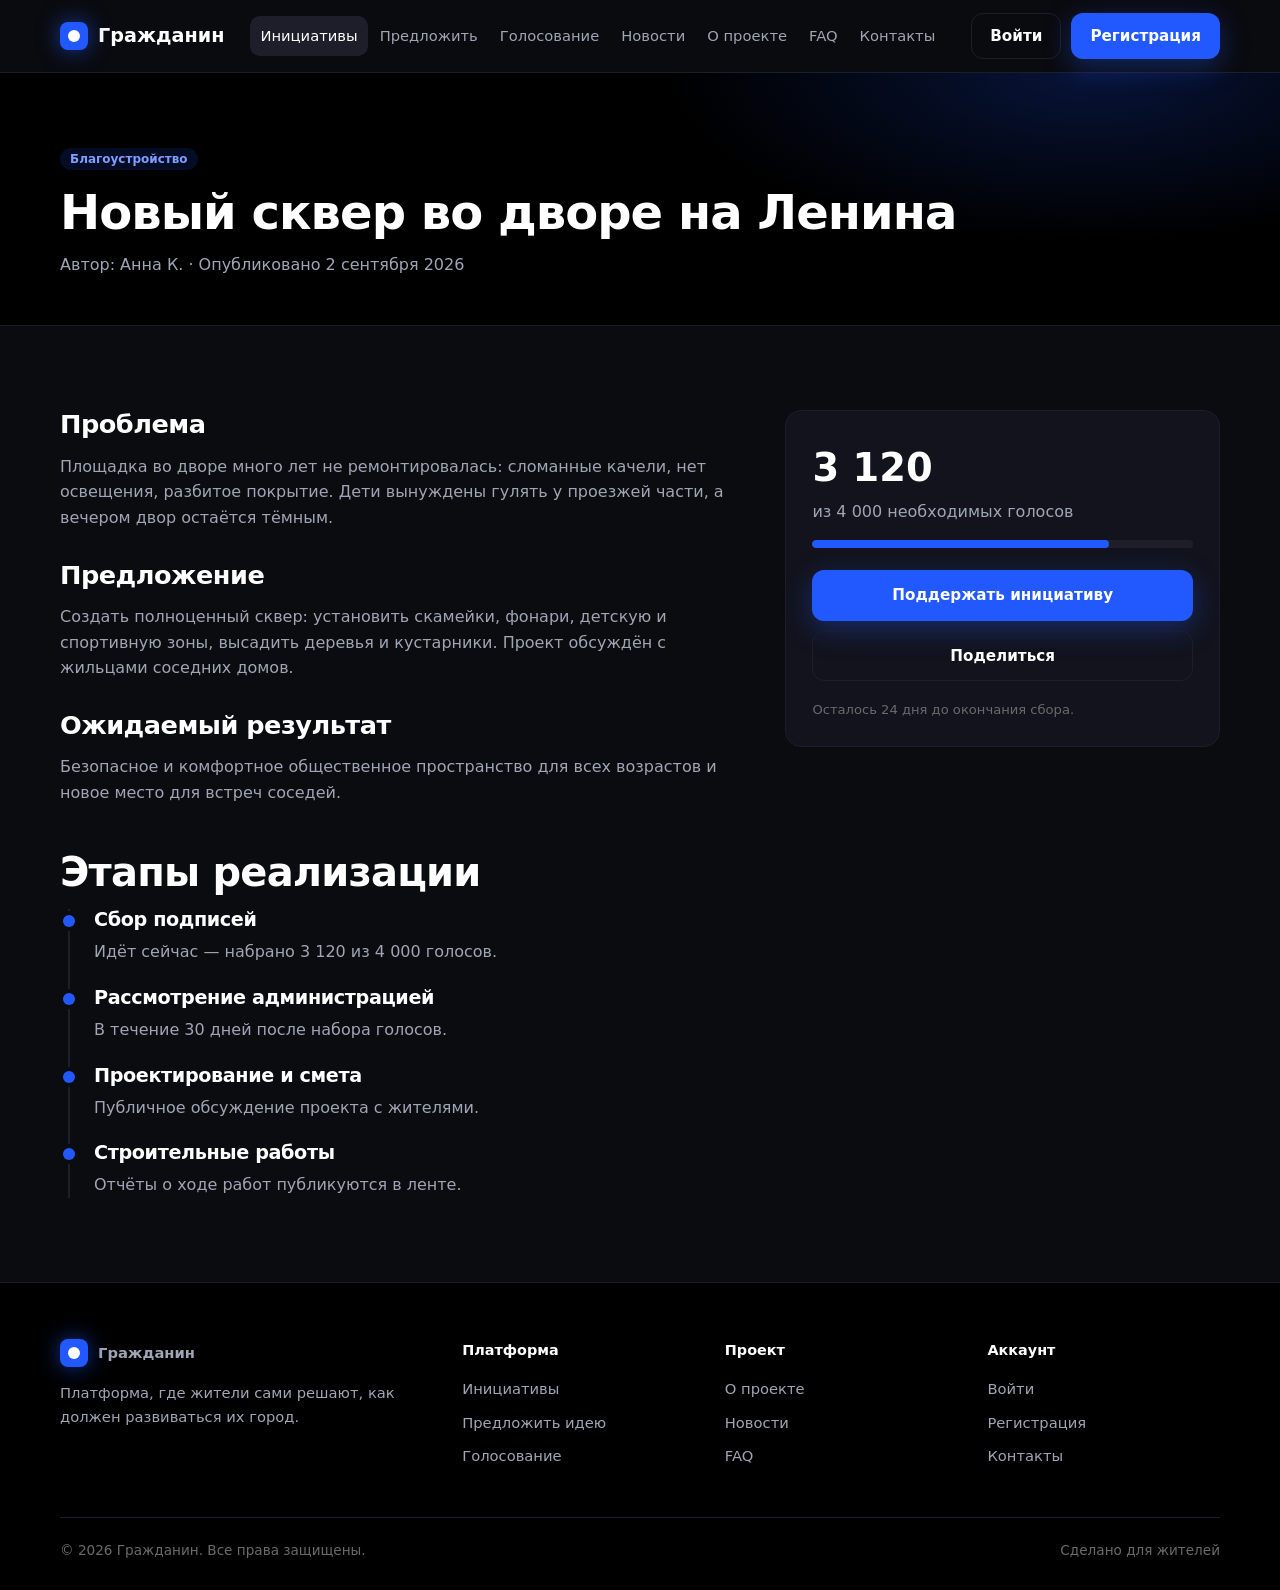
<file: pages/initiative.html>
<!DOCTYPE html>
<html lang="ru">
<head>
<meta charset="UTF-8">
<meta name="viewport" content="width=device-width, initial-scale=1">
<title>Новый сквер во дворе — Гражданин</title>
<link rel="stylesheet" href="../pages.css/style.css">
</head>
<body>
<header class="site-header"><div class="container nav">
  <a class="logo" href="../index.html"><span class="logo-mark"></span>Гражданин</a>
  <a class="burger" href="#menu" aria-label="Меню">☰</a>
  <nav id="menu" class="menu">
    <a class="active" href="initiatives.html">Инициативы</a><a href="create.html">Предложить</a><a href="vote.html">Голосование</a><a href="news.html">Новости</a><a href="about.html">О проекте</a><a href="faq.html">FAQ</a><a href="contacts.html">Контакты</a>
  </nav>
  <div class="nav-actions"><a class="btn btn-ghost" href="../auth/login.html">Войти</a><a class="btn btn-primary" href="../auth/register.html">Регистрация</a></div>
</div></header>

<section class="page-hero"><div class="container">
  <span class="tag">Благоустройство</span>
  <h1 style="font-size:clamp(2rem,4vw,3rem);margin-top:14px">Новый сквер во дворе на Ленина</h1>
  <p>Автор: Анна К. · Опубликовано 2 сентября 2026</p>
</div></section>

<section class="section"><div class="container detail">
  <div>
    <div class="prose">
      <h2 style="margin-top:0">Проблема</h2>
      <p>Площадка во дворе много лет не ремонтировалась: сломанные качели, нет освещения, разбитое покрытие. Дети вынуждены гулять у проезжей части, а вечером двор остаётся тёмным.</p>
      <h2>Предложение</h2>
      <p>Создать полноценный сквер: установить скамейки, фонари, детскую и спортивную зоны, высадить деревья и кустарники. Проект обсуждён с жильцами соседних домов.</p>
      <h2>Ожидаемый результат</h2>
      <p>Безопасное и комфортное общественное пространство для всех возрастов и новое место для встреч соседей.</p>
    </div>
    <h2 style="margin-top:44px">Этапы реализации</h2>
    <ul class="timeline">
      <li><h3>Сбор подписей</h3><p class="muted">Идёт сейчас — набрано 3 120 из 4 000 голосов.</p></li>
      <li><h3>Рассмотрение администрацией</h3><p class="muted">В течение 30 дней после набора голосов.</p></li>
      <li><h3>Проектирование и смета</h3><p class="muted">Публичное обсуждение проекта с жителями.</p></li>
      <li><h3>Строительные работы</h3><p class="muted">Отчёты о ходе работ публикуются в ленте.</p></li>
    </ul>
  </div>
  <aside class="sidebox">
    <div class="big">3 120</div>
    <p class="muted">из 4 000 необходимых голосов</p>
    <div class="progress" style="margin:16px 0 22px"><i style="width:78%"></i></div>
    <a class="btn btn-primary btn-block" href="../auth/login.html">Поддержать инициативу</a>
    <a class="btn btn-ghost btn-block" style="margin-top:10px" href="mailto:?subject=Поддержите инициативу">Поделиться</a>
    <p class="meta" style="margin-top:18px">Осталось 24 дня до окончания сбора.</p>
  </aside>
</div></section>

<footer class="site-footer"><div class="container">
  <div class="foot-grid">
    <div><a class="logo" href="../index.html"><span class="logo-mark"></span>Гражданин</a><p class="muted" style="margin-top:14px;font-size:.92rem">Платформа, где жители сами решают, как должен развиваться их город.</p></div>
    <div><h4>Платформа</h4><ul><li><a href="initiatives.html">Инициативы</a></li><li><a href="create.html">Предложить идею</a></li><li><a href="vote.html">Голосование</a></li></ul></div>
    <div><h4>Проект</h4><ul><li><a href="about.html">О проекте</a></li><li><a href="news.html">Новости</a></li><li><a href="faq.html">FAQ</a></li></ul></div>
    <div><h4>Аккаунт</h4><ul><li><a href="../auth/login.html">Войти</a></li><li><a href="../auth/register.html">Регистрация</a></li><li><a href="contacts.html">Контакты</a></li></ul></div>
  </div>
  <div class="copy"><span>© 2026 Гражданин. Все права защищены.</span><span>Сделано для жителей</span></div>
</div></footer>
<script src="../animations.js"></script>
</body>
</html>
</file>
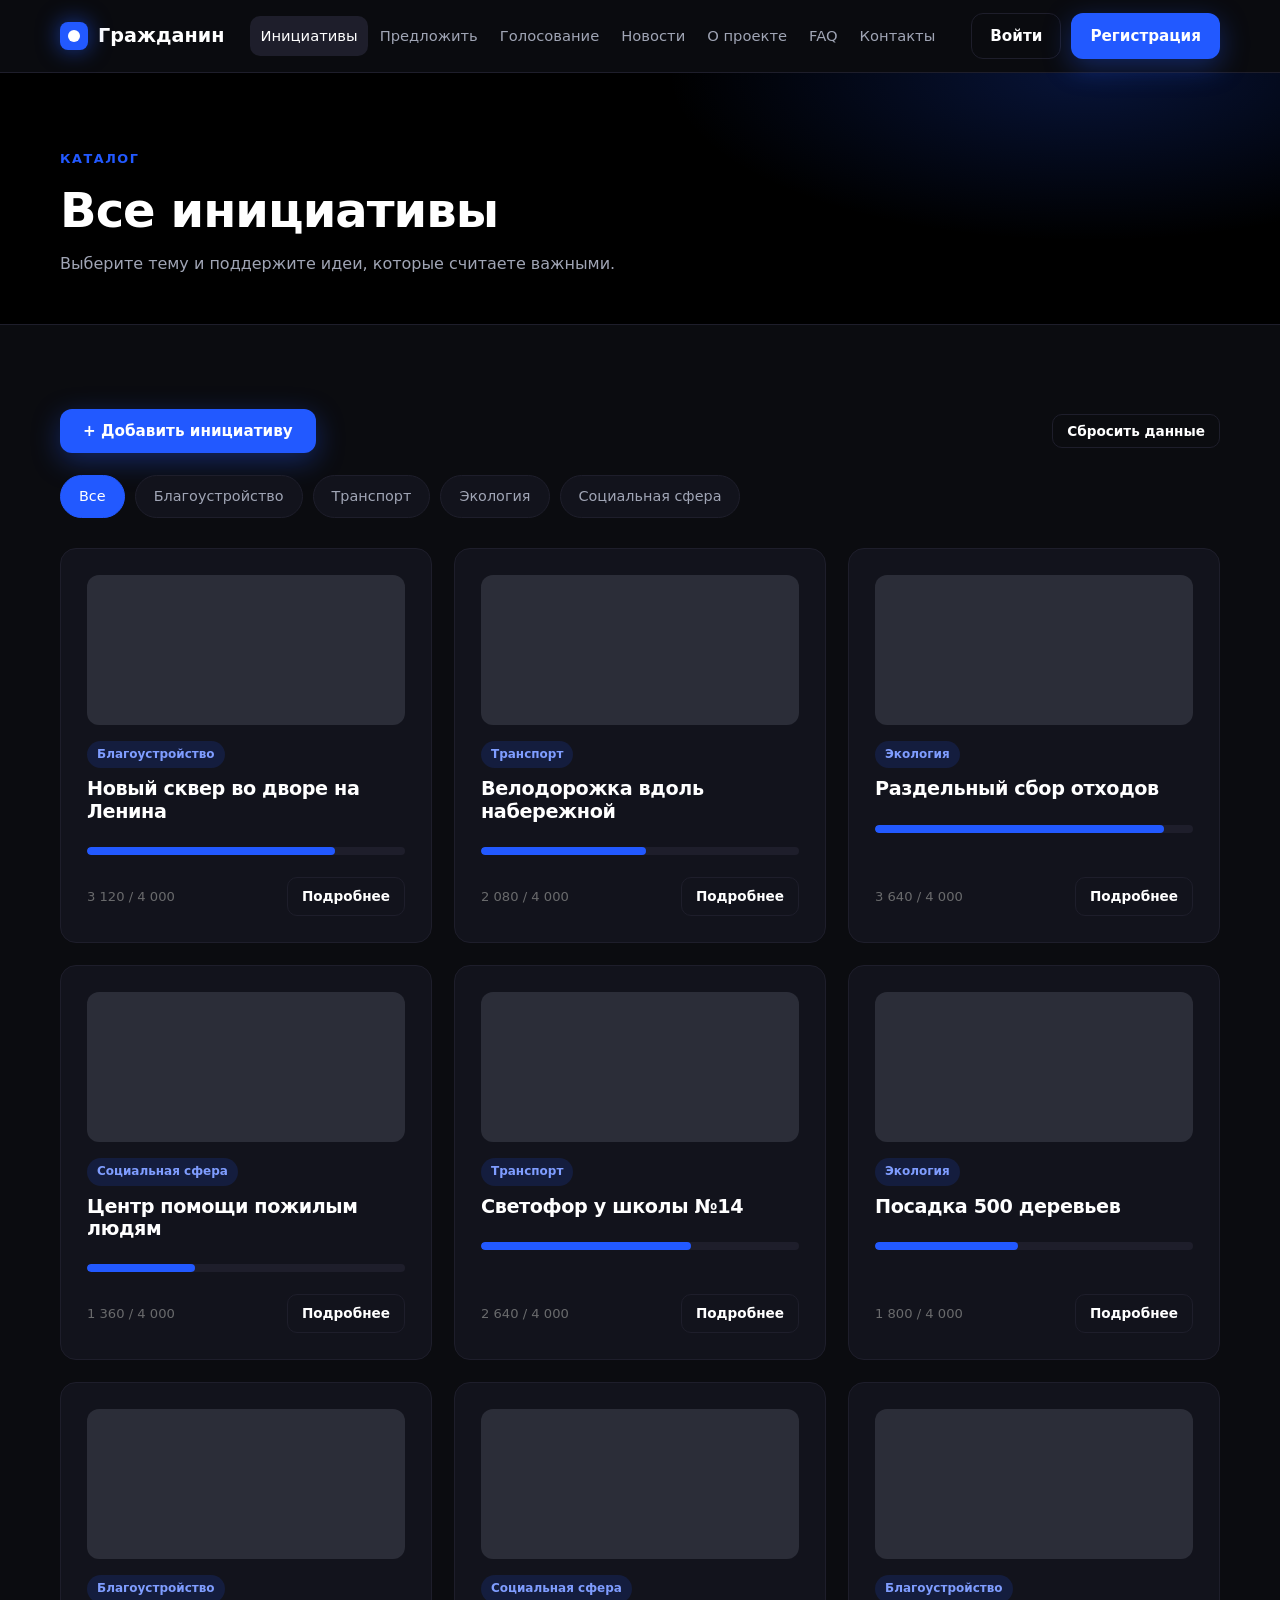
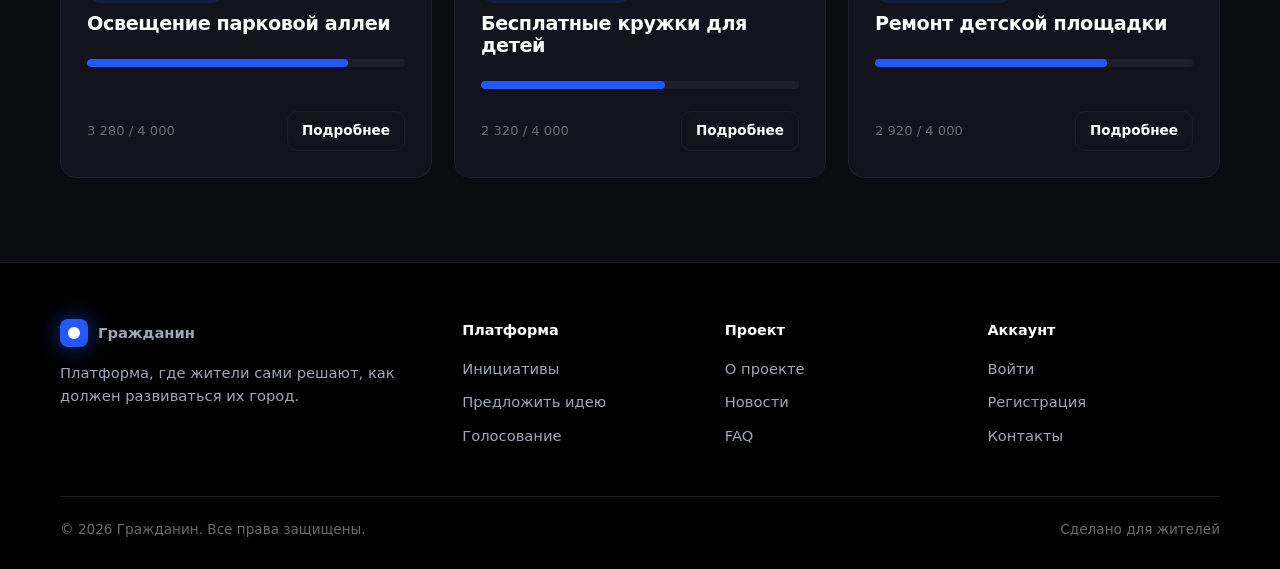
<file: pages/initiatives.html>
<!DOCTYPE html>
<html lang="ru">
<head>
<meta charset="UTF-8">
<meta name="viewport" content="width=device-width, initial-scale=1">
<title>Инициативы — Гражданин</title>
<link rel="stylesheet" href="../pages.css/style.css">
</head>
<body>
<header class="site-header"><div class="container nav">
  <a class="logo" href="../index.html"><span class="logo-mark"></span>Гражданин</a>
  <a class="burger" href="#menu" aria-label="Меню">☰</a>
  <nav id="menu" class="menu">
    <a class="active" href="initiatives.html">Инициативы</a><a href="create.html">Предложить</a><a href="vote.html">Голосование</a><a href="news.html">Новости</a><a href="about.html">О проекте</a><a href="faq.html">FAQ</a><a href="contacts.html">Контакты</a>
  </nav>
  <div class="nav-actions"><a class="btn btn-ghost" href="../auth/login.html">Войти</a><a class="btn btn-primary" href="../auth/register.html">Регистрация</a></div>
</div></header>

<section class="page-hero"><div class="container">
  <span class="eyebrow">Каталог</span><h1 style="font-size:clamp(2rem,4vw,3rem)">Все инициативы</h1>
  <p>Выберите тему и поддержите идеи, которые считаете важными.</p>
</div></section>

<section class="section"><div class="container">
  <div class="toolbar">
    <button class="btn btn-primary" id="add-btn" type="button">+ Добавить инициативу</button>
    <button class="btn btn-ghost btn-sm" id="reset-btn" type="button">Сбросить данные</button>
  </div>
  <span class="anchor" id="f-all"></span><span class="anchor" id="f-yard"></span><span class="anchor" id="f-transport"></span><span class="anchor" id="f-eco"></span><span class="anchor" id="f-social"></span>
  <div class="filters">
    <a class="chip" href="#f-all">Все</a>
    <a class="chip" href="#f-yard">Благоустройство</a>
    <a class="chip" href="#f-transport">Транспорт</a>
    <a class="chip" href="#f-eco">Экология</a>
    <a class="chip" href="#f-social">Социальная сфера</a>
  </div>
  <div class="grid grid-3" id="initiatives-grid"></div>
</div></section>

<!-- Detail: модальное окно, содержимое подставляет initiatives.js -->
<div id="detail-section" class="modal hidden">
  <div class="modal-box">
    <button id="close-btn" class="modal-close" type="button" aria-label="Закрыть">×</button>
    <div id="detail-card"></div>
  </div>
</div>

<footer class="site-footer"><div class="container">
  <div class="foot-grid">
    <div><a class="logo" href="../index.html"><span class="logo-mark"></span>Гражданин</a><p class="muted" style="margin-top:14px;font-size:.92rem">Платформа, где жители сами решают, как должен развиваться их город.</p></div>
    <div><h4>Платформа</h4><ul><li><a href="initiatives.html">Инициативы</a></li><li><a href="create.html">Предложить идею</a></li><li><a href="vote.html">Голосование</a></li></ul></div>
    <div><h4>Проект</h4><ul><li><a href="about.html">О проекте</a></li><li><a href="news.html">Новости</a></li><li><a href="faq.html">FAQ</a></li></ul></div>
    <div><h4>Аккаунт</h4><ul><li><a href="../auth/login.html">Войти</a></li><li><a href="../auth/register.html">Регистрация</a></li><li><a href="contacts.html">Контакты</a></li></ul></div>
  </div>
  <div class="copy"><span>© 2026 Гражданин. Все права защищены.</span><span>Сделано для жителей</span></div>
</div></footer>
<script src="../storage.js"></script>
<script src="../initiatives.js"></script>
<script src="../animations.js"></script>
</body>
</html>
</file>
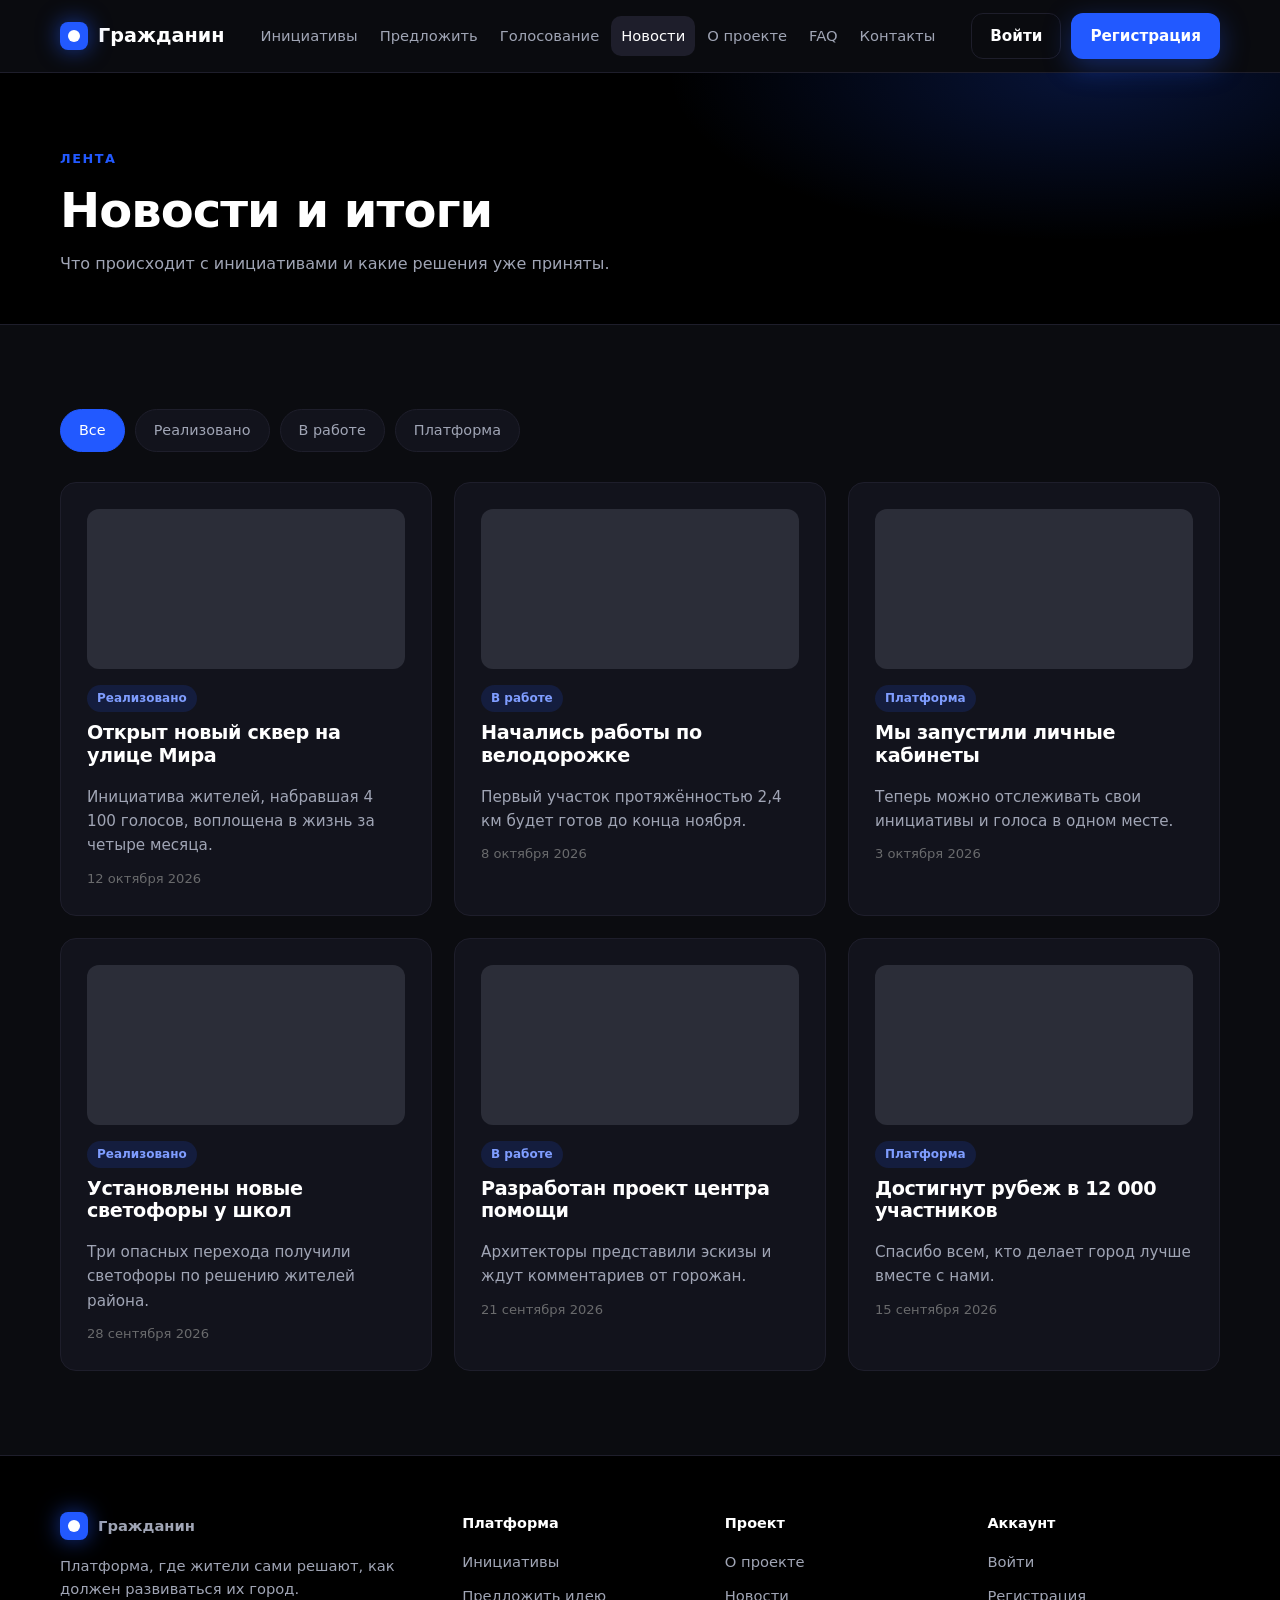
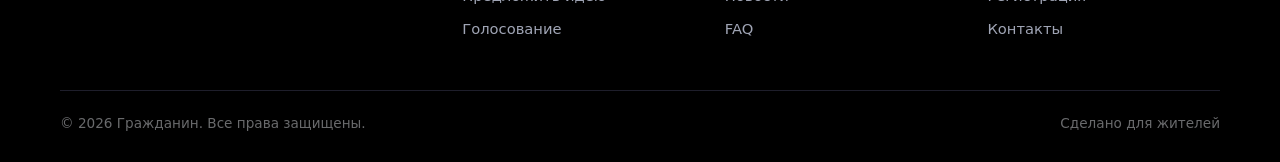
<file: pages/news.html>
<!DOCTYPE html>
<html lang="ru">
<head>
<meta charset="UTF-8">
<meta name="viewport" content="width=device-width, initial-scale=1">
<title>Новости — Гражданин</title>
<link rel="stylesheet" href="../pages.css/style.css">
</head>
<body>
<header class="site-header"><div class="container nav">
  <a class="logo" href="../index.html"><span class="logo-mark"></span>Гражданин</a>
  <a class="burger" href="#menu" aria-label="Меню">☰</a>
  <nav id="menu" class="menu">
    <a href="initiatives.html">Инициативы</a><a href="create.html">Предложить</a><a href="vote.html">Голосование</a><a class="active" href="news.html">Новости</a><a href="about.html">О проекте</a><a href="faq.html">FAQ</a><a href="contacts.html">Контакты</a>
  </nav>
  <div class="nav-actions"><a class="btn btn-ghost" href="../auth/login.html">Войти</a><a class="btn btn-primary" href="../auth/register.html">Регистрация</a></div>
</div></header>

<section class="page-hero"><div class="container">
  <span class="eyebrow">Лента</span><h1 style="font-size:clamp(2rem,4vw,3rem)">Новости и итоги</h1>
  <p>Что происходит с инициативами и какие решения уже приняты.</p>
</div></section>

<section class="section"><div class="container">
  <span class="anchor" id="f-all"></span><span class="anchor" id="f-done"></span><span class="anchor" id="f-work"></span><span class="anchor" id="f-platform"></span>
  <div class="filters">
    <a class="chip" href="#f-all">Все</a>
    <a class="chip" href="#f-done">Реализовано</a>
    <a class="chip" href="#f-work">В работе</a>
    <a class="chip" href="#f-platform">Платформа</a>
  </div>
  <div class="grid grid-3" id="news">
    <div class="card" data-cat="done"><div class="news-cover"></div><span class="tag">Реализовано</span><h3>Открыт новый сквер на улице Мира</h3><p>Инициатива жителей, набравшая 4 100 голосов, воплощена в жизнь за четыре месяца.</p><span class="meta">12 октября 2026</span></div>
    <div class="card" data-cat="work"><div class="news-cover c2"></div><span class="tag">В работе</span><h3>Начались работы по велодорожке</h3><p>Первый участок протяжённостью 2,4 км будет готов до конца ноября.</p><span class="meta">8 октября 2026</span></div>
    <div class="card" data-cat="platform"><div class="news-cover c3"></div><span class="tag">Платформа</span><h3>Мы запустили личные кабинеты</h3><p>Теперь можно отслеживать свои инициативы и голоса в одном месте.</p><span class="meta">3 октября 2026</span></div>
    <div class="card" data-cat="done"><div class="news-cover c2"></div><span class="tag">Реализовано</span><h3>Установлены новые светофоры у школ</h3><p>Три опасных перехода получили светофоры по решению жителей района.</p><span class="meta">28 сентября 2026</span></div>
    <div class="card" data-cat="work"><div class="news-cover c3"></div><span class="tag">В работе</span><h3>Разработан проект центра помощи</h3><p>Архитекторы представили эскизы и ждут комментариев от горожан.</p><span class="meta">21 сентября 2026</span></div>
    <div class="card" data-cat="platform"><div class="news-cover"></div><span class="tag">Платформа</span><h3>Достигнут рубеж в 12 000 участников</h3><p>Спасибо всем, кто делает город лучше вместе с нами.</p><span class="meta">15 сентября 2026</span></div>
  </div>
</div></section>

<footer class="site-footer"><div class="container">
  <div class="foot-grid">
    <div><a class="logo" href="../index.html"><span class="logo-mark"></span>Гражданин</a><p class="muted" style="margin-top:14px;font-size:.92rem">Платформа, где жители сами решают, как должен развиваться их город.</p></div>
    <div><h4>Платформа</h4><ul><li><a href="initiatives.html">Инициативы</a></li><li><a href="create.html">Предложить идею</a></li><li><a href="vote.html">Голосование</a></li></ul></div>
    <div><h4>Проект</h4><ul><li><a href="about.html">О проекте</a></li><li><a href="news.html">Новости</a></li><li><a href="faq.html">FAQ</a></li></ul></div>
    <div><h4>Аккаунт</h4><ul><li><a href="../auth/login.html">Войти</a></li><li><a href="../auth/register.html">Регистрация</a></li><li><a href="contacts.html">Контакты</a></li></ul></div>
  </div>
  <div class="copy"><span>© 2026 Гражданин. Все права защищены.</span><span>Сделано для жителей</span></div>
</div></footer>
<script src="../animations.js"></script>
</body>
</html>
</file>
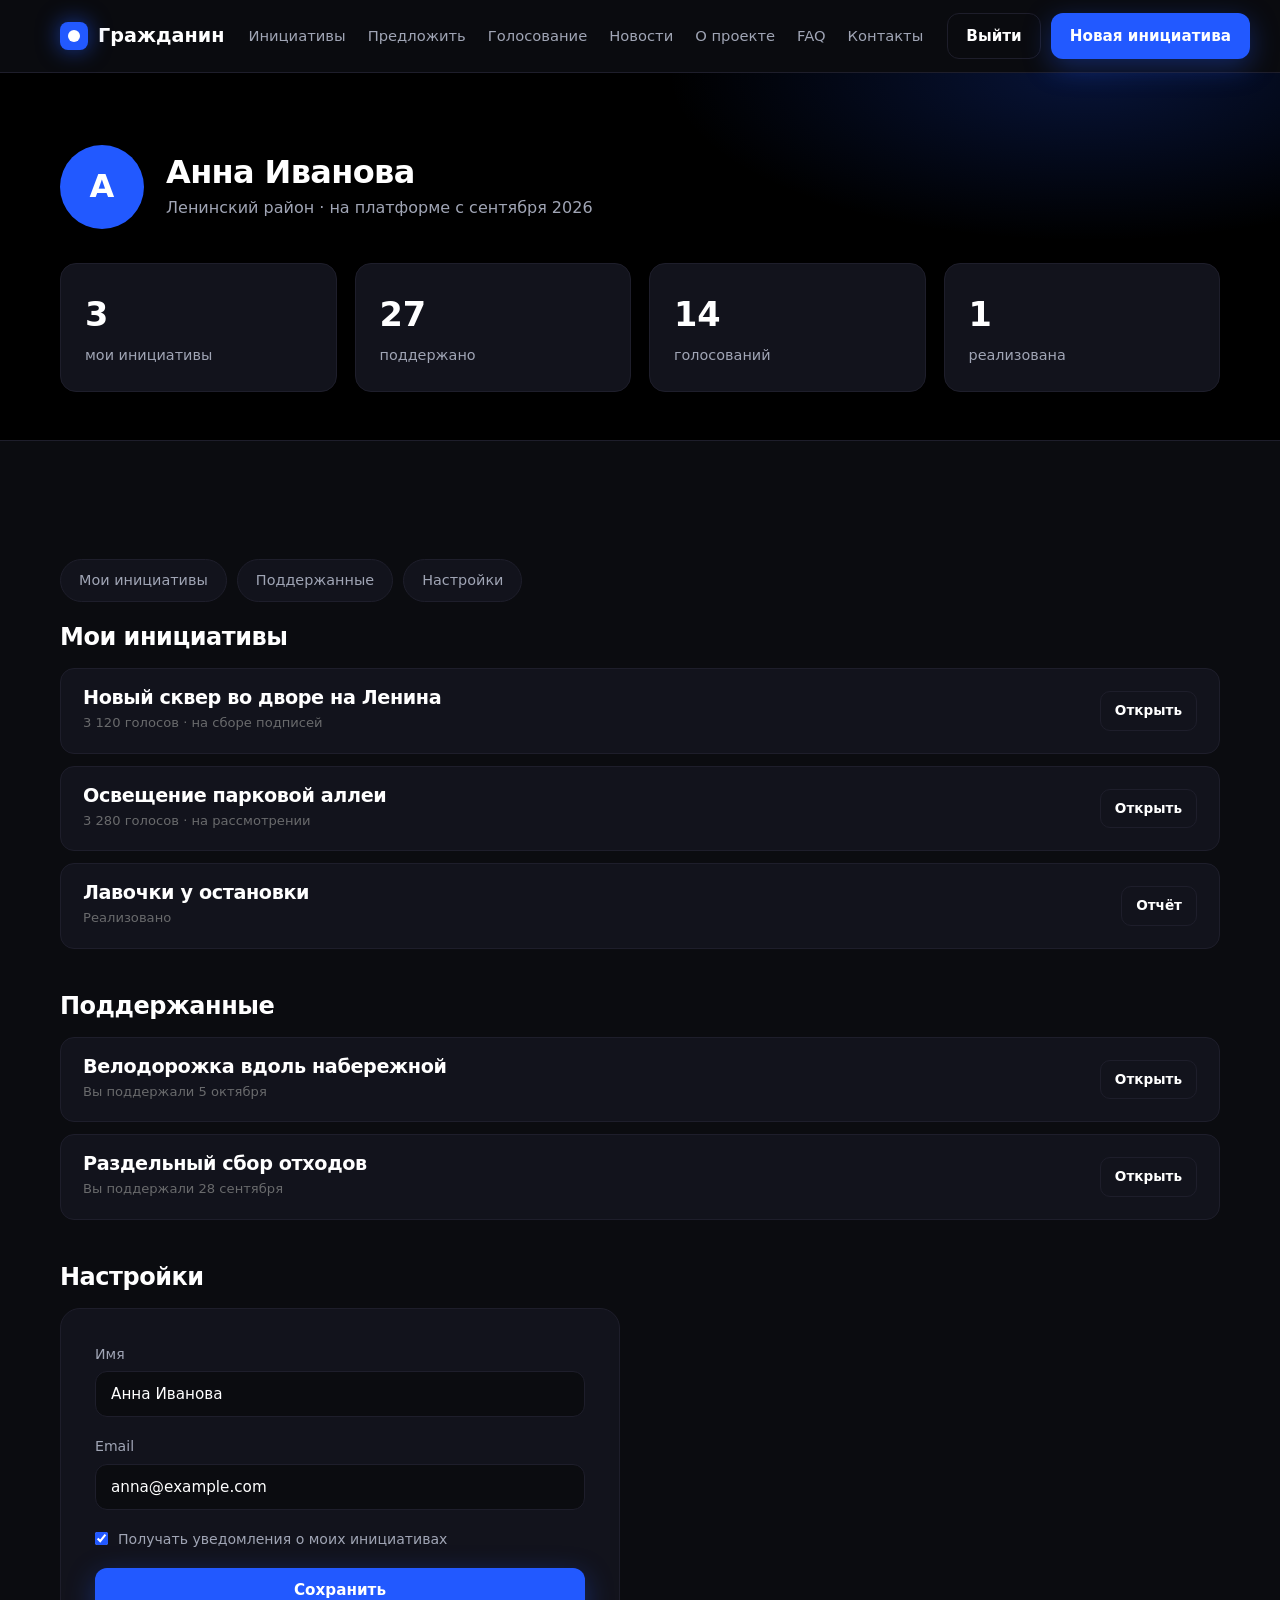
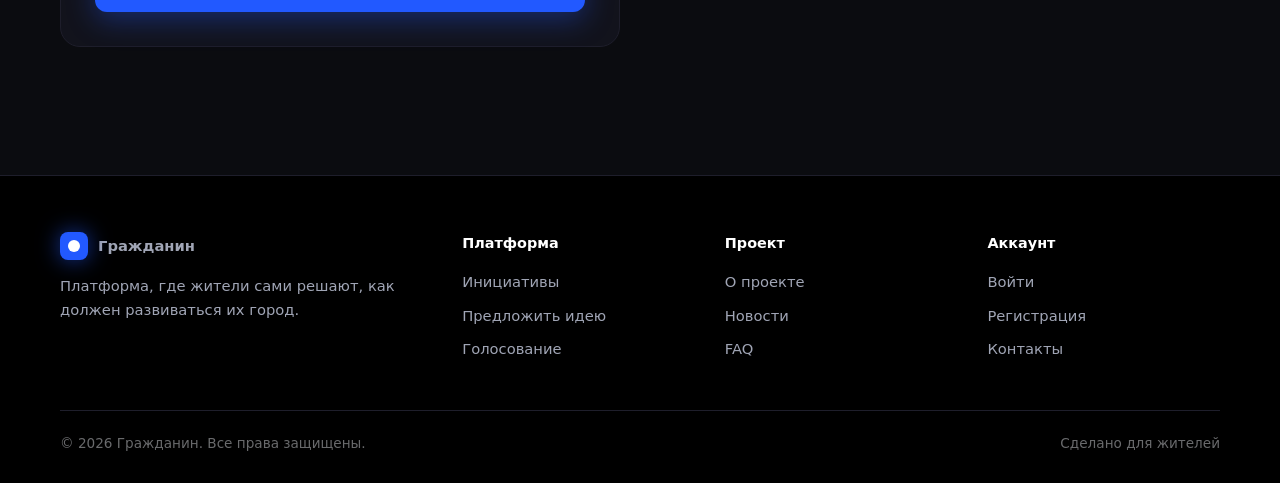
<file: pages/profile.html>
<!DOCTYPE html>
<html lang="ru">
<head>
<meta charset="UTF-8">
<meta name="viewport" content="width=device-width, initial-scale=1">
<title>Профиль — Гражданин</title>
<link rel="stylesheet" href="../pages.css/style.css">
</head>
<body>
<header class="site-header"><div class="container nav">
  <a class="logo" href="../index.html"><span class="logo-mark"></span>Гражданин</a>
  <a class="burger" href="#menu" aria-label="Меню">☰</a>
  <nav id="menu" class="menu">
    <a href="initiatives.html">Инициативы</a><a href="create.html">Предложить</a><a href="vote.html">Голосование</a><a href="news.html">Новости</a><a href="about.html">О проекте</a><a href="faq.html">FAQ</a><a href="contacts.html">Контакты</a>
  </nav>
  <div class="nav-actions"><a class="btn btn-ghost" href="../auth/login.html">Выйти</a><a class="btn btn-primary" href="create.html">Новая инициатива</a></div>
</div></header>

<section class="page-hero"><div class="container">
  <div class="profile-head">
    <div class="avatar">А</div>
    <div><h1 style="font-size:2rem">Анна Иванова</h1><p style="margin-top:4px">Ленинский район · на платформе с сентября 2026</p></div>
  </div>
  <div class="stats" style="margin-top:34px">
    <div class="stat"><b>3</b><span>мои инициативы</span></div>
    <div class="stat"><b>27</b><span>поддержано</span></div>
    <div class="stat"><b>14</b><span>голосований</span></div>
    <div class="stat"><b>1</b><span>реализована</span></div>
  </div>
</div></section>

<section class="section"><div class="container">
  <div class="tabs">
    <a class="chip" href="#tab-mine">Мои инициативы</a>
    <a class="chip" href="#tab-support">Поддержанные</a>
    <a class="chip" href="#tab-settings">Настройки</a>
  </div>

  <div class="tab-panel" id="tab-mine">
    <h2>Мои инициативы</h2>
    <div class="list-row"><div><h3 style="margin:0">Новый сквер во дворе на Ленина</h3><span class="meta">3 120 голосов · на сборе подписей</span></div><a class="btn btn-ghost btn-sm" href="initiative.html">Открыть</a></div>
    <div class="list-row"><div><h3 style="margin:0">Освещение парковой аллеи</h3><span class="meta">3 280 голосов · на рассмотрении</span></div><a class="btn btn-ghost btn-sm" href="initiatives.html">Открыть</a></div>
    <div class="list-row"><div><h3 style="margin:0">Лавочки у остановки</h3><span class="meta">Реализовано</span></div><a class="btn btn-ghost btn-sm" href="news.html">Отчёт</a></div>
  </div>

  <div class="tab-panel" id="tab-support">
    <h2>Поддержанные</h2>
    <div class="list-row"><div><h3 style="margin:0">Велодорожка вдоль набережной</h3><span class="meta">Вы поддержали 5 октября</span></div><a class="btn btn-ghost btn-sm" href="initiatives.html">Открыть</a></div>
    <div class="list-row"><div><h3 style="margin:0">Раздельный сбор отходов</h3><span class="meta">Вы поддержали 28 сентября</span></div><a class="btn btn-ghost btn-sm" href="initiatives.html">Открыть</a></div>
  </div>

  <div class="tab-panel" id="tab-settings">
    <h2>Настройки</h2>
    <div class="form-panel" style="max-width:560px">
      <form class="form" action="profile.html" onsubmit="return checkForm(this)" style="margin-top:0">
        <div class="field"><label for="sn">Имя</label><input class="input" id="sn" name="fullname" value="Анна Иванова" required></div>
        <div class="field"><label for="se">Email</label><input class="input" id="se" name="email" type="text" inputmode="email" value="anna@example.com" required></div>
        <label class="check"><input type="checkbox" checked> Получать уведомления о моих инициативах</label>
        <div class="form-msg"></div>
        <button class="btn btn-primary" type="submit">Сохранить</button>
      </form>
    </div>
  </div>
</div></section>

<footer class="site-footer"><div class="container">
  <div class="foot-grid">
    <div><a class="logo" href="../index.html"><span class="logo-mark"></span>Гражданин</a><p class="muted" style="margin-top:14px;font-size:.92rem">Платформа, где жители сами решают, как должен развиваться их город.</p></div>
    <div><h4>Платформа</h4><ul><li><a href="initiatives.html">Инициативы</a></li><li><a href="create.html">Предложить идею</a></li><li><a href="vote.html">Голосование</a></li></ul></div>
    <div><h4>Проект</h4><ul><li><a href="about.html">О проекте</a></li><li><a href="news.html">Новости</a></li><li><a href="faq.html">FAQ</a></li></ul></div>
    <div><h4>Аккаунт</h4><ul><li><a href="../auth/login.html">Войти</a></li><li><a href="../auth/register.html">Регистрация</a></li><li><a href="contacts.html">Контакты</a></li></ul></div>
  </div>
  <div class="copy"><span>© 2026 Гражданин. Все права защищены.</span><span>Сделано для жителей</span></div>
</div></footer>
<script src="../script.js"></script>
<script src="../animations.js"></script>
</body>
</html>
</file>
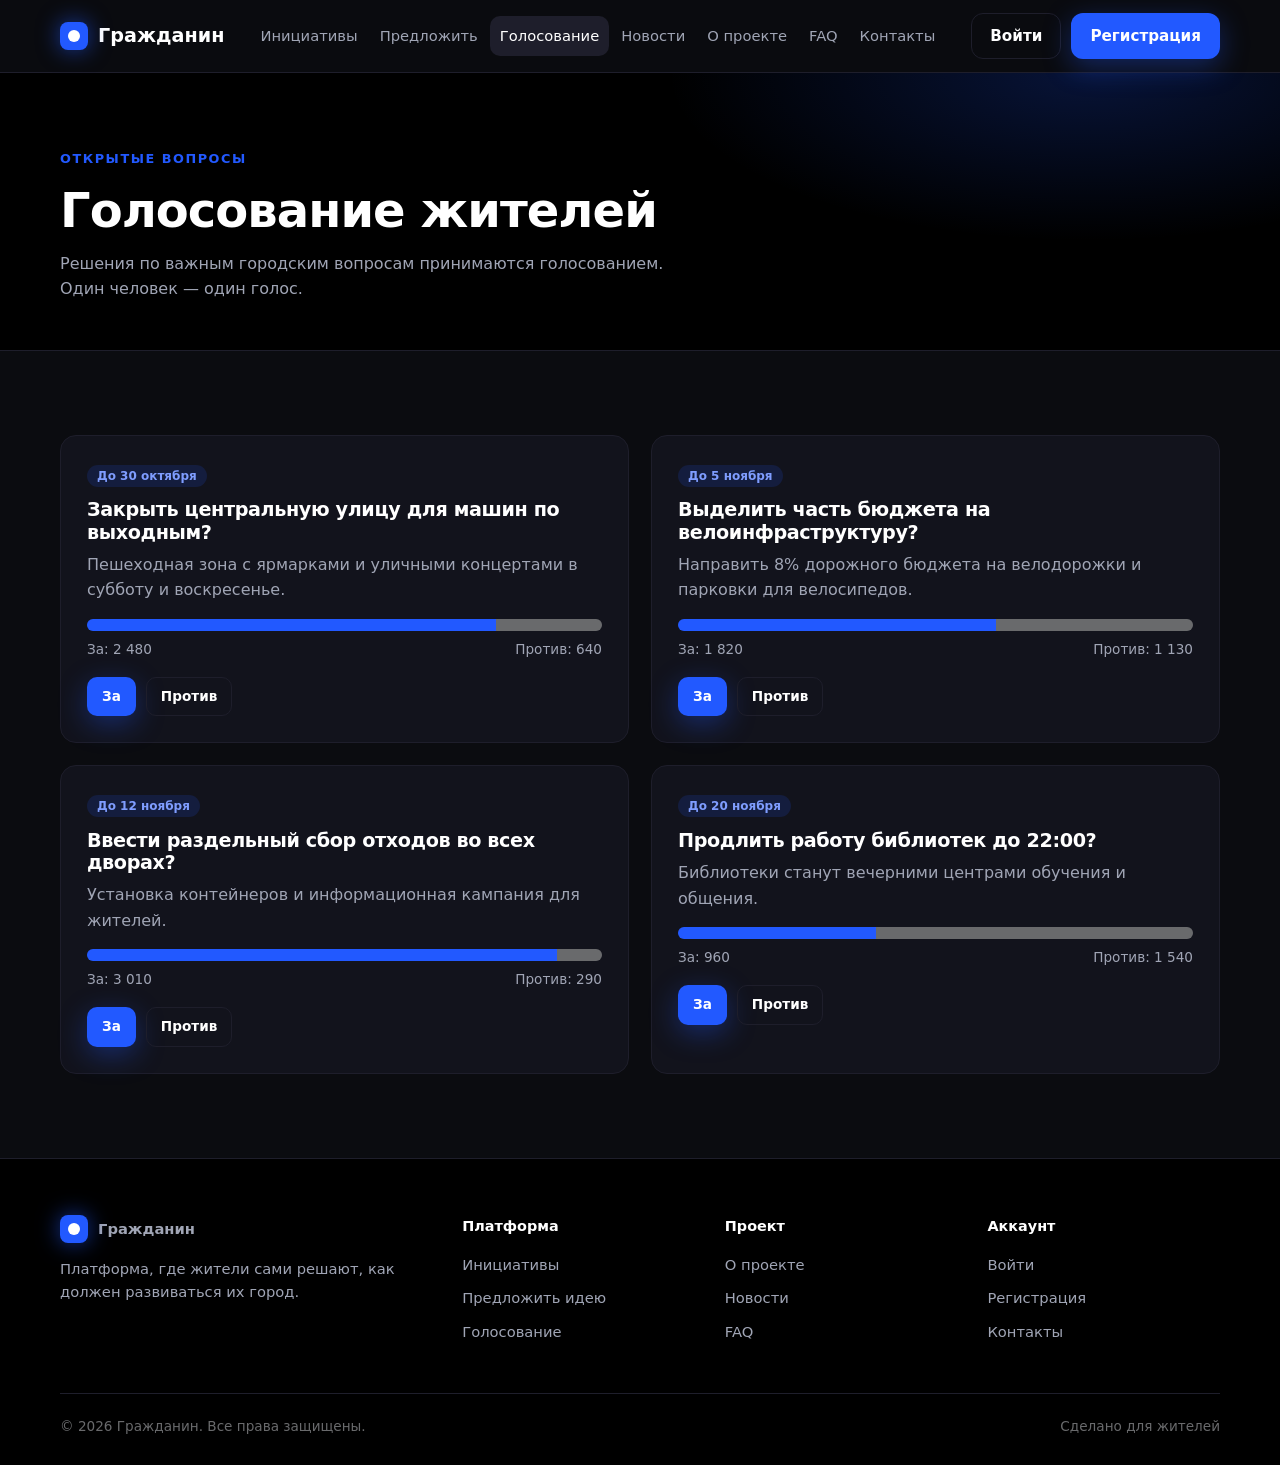
<file: pages/vote.html>
<!DOCTYPE html>
<html lang="ru">
<head>
<meta charset="UTF-8">
<meta name="viewport" content="width=device-width, initial-scale=1">
<title>Голосование — Гражданин</title>
<link rel="stylesheet" href="../pages.css/style.css">
</head>
<body>
<header class="site-header"><div class="container nav">
  <a class="logo" href="../index.html"><span class="logo-mark"></span>Гражданин</a>
  <a class="burger" href="#menu" aria-label="Меню">☰</a>
  <nav id="menu" class="menu">
    <a href="initiatives.html">Инициативы</a><a href="create.html">Предложить</a><a class="active" href="vote.html">Голосование</a><a href="news.html">Новости</a><a href="about.html">О проекте</a><a href="faq.html">FAQ</a><a href="contacts.html">Контакты</a>
  </nav>
  <div class="nav-actions"><a class="btn btn-ghost" href="../auth/login.html">Войти</a><a class="btn btn-primary" href="../auth/register.html">Регистрация</a></div>
</div></header>

<section class="page-hero"><div class="container">
  <span class="eyebrow">Открытые вопросы</span><h1 style="font-size:clamp(2rem,4vw,3rem)">Голосование жителей</h1>
  <p>Решения по важным городским вопросам принимаются голосованием. Один человек — один голос.</p>
</div></section>

<section class="section"><div class="container">
  <div class="grid grid-2">
    <div class="vote-card">
      <span class="tag">До 30 октября</span>
      <h3 style="margin-top:12px">Закрыть центральную улицу для машин по выходным?</h3>
      <p class="muted">Пешеходная зона с ярмарками и уличными концертами в субботу и воскресенье.</p>
      <div class="vote-bar"><div class="yes" style="width:79.5%"></div><div class="no" style="width:20.5%"></div></div>
      <div class="vote-row"><span>За: 2 480</span><span>Против: 640</span></div>
      <div class="vote-btns"><a class="btn btn-primary btn-sm" href="../auth/login.html">За</a><a class="btn btn-ghost btn-sm" href="../auth/login.html">Против</a></div>
    </div>
    <div class="vote-card">
      <span class="tag">До 5 ноября</span>
      <h3 style="margin-top:12px">Выделить часть бюджета на велоинфраструктуру?</h3>
      <p class="muted">Направить 8% дорожного бюджета на велодорожки и парковки для велосипедов.</p>
      <div class="vote-bar"><div class="yes" style="width:61.7%"></div><div class="no" style="width:38.3%"></div></div>
      <div class="vote-row"><span>За: 1 820</span><span>Против: 1 130</span></div>
      <div class="vote-btns"><a class="btn btn-primary btn-sm" href="../auth/login.html">За</a><a class="btn btn-ghost btn-sm" href="../auth/login.html">Против</a></div>
    </div>
    <div class="vote-card">
      <span class="tag">До 12 ноября</span>
      <h3 style="margin-top:12px">Ввести раздельный сбор отходов во всех дворах?</h3>
      <p class="muted">Установка контейнеров и информационная кампания для жителей.</p>
      <div class="vote-bar"><div class="yes" style="width:91.2%"></div><div class="no" style="width:8.8%"></div></div>
      <div class="vote-row"><span>За: 3 010</span><span>Против: 290</span></div>
      <div class="vote-btns"><a class="btn btn-primary btn-sm" href="../auth/login.html">За</a><a class="btn btn-ghost btn-sm" href="../auth/login.html">Против</a></div>
    </div>
    <div class="vote-card">
      <span class="tag">До 20 ноября</span>
      <h3 style="margin-top:12px">Продлить работу библиотек до 22:00?</h3>
      <p class="muted">Библиотеки станут вечерними центрами обучения и общения.</p>
      <div class="vote-bar"><div class="yes" style="width:38.4%"></div><div class="no" style="width:61.6%"></div></div>
      <div class="vote-row"><span>За: 960</span><span>Против: 1 540</span></div>
      <div class="vote-btns"><a class="btn btn-primary btn-sm" href="../auth/login.html">За</a><a class="btn btn-ghost btn-sm" href="../auth/login.html">Против</a></div>
    </div>
  </div>
</div></section>

<footer class="site-footer"><div class="container">
  <div class="foot-grid">
    <div><a class="logo" href="../index.html"><span class="logo-mark"></span>Гражданин</a><p class="muted" style="margin-top:14px;font-size:.92rem">Платформа, где жители сами решают, как должен развиваться их город.</p></div>
    <div><h4>Платформа</h4><ul><li><a href="initiatives.html">Инициативы</a></li><li><a href="create.html">Предложить идею</a></li><li><a href="vote.html">Голосование</a></li></ul></div>
    <div><h4>Проект</h4><ul><li><a href="about.html">О проекте</a></li><li><a href="news.html">Новости</a></li><li><a href="faq.html">FAQ</a></li></ul></div>
    <div><h4>Аккаунт</h4><ul><li><a href="../auth/login.html">Войти</a></li><li><a href="../auth/register.html">Регистрация</a></li><li><a href="contacts.html">Контакты</a></li></ul></div>
  </div>
  <div class="copy"><span>© 2026 Гражданин. Все права защищены.</span><span>Сделано для жителей</span></div>
</div></footer>
<script src="../animations.js"></script>
</body>
</html>
</file>
<file: pages.css/style.css>
:root{
  --bg:#0B0C10;
  --bg-deep:#000000;
  --card:#12131C;
  --card-2:#1E1E2B;
  --accent:#2259FF;
  --accent-hover:#3a6dff;
  --text:#FFFFFF;
  --muted:#A0A5B5;
  --muted-2:#696A6C;
  --radius:16px;
}
*{box-sizing:border-box;margin:0;padding:0}
html{scroll-behavior:smooth}
body{
  font-family:Inter,system-ui,-apple-system,"Segoe UI",Roboto,Arial,sans-serif;
  background:var(--bg);color:var(--text);line-height:1.6;
  -webkit-font-smoothing:antialiased;
}
a{color:inherit;text-decoration:none}
img{max-width:100%;display:block}
ul{list-style:none}
.container{width:min(1160px,92%);margin:0 auto}
.section{padding:84px 0}
.section-alt{background:var(--bg-deep)}
h1,h2,h3{line-height:1.15;letter-spacing:-.02em}
h1{font-size:clamp(2.2rem,5vw,3.9rem);font-weight:800}
h2{font-size:clamp(1.7rem,3.4vw,2.5rem);font-weight:700;margin-bottom:14px}
h3{font-size:1.2rem;font-weight:600;margin-bottom:8px}
p.lead{color:var(--muted);font-size:1.125rem;max-width:640px}
.muted{color:var(--muted)}
.eyebrow{
  display:inline-block;font-size:.8rem;font-weight:600;letter-spacing:.12em;text-transform:uppercase;
  color:var(--accent);margin-bottom:14px
}
.section-head{margin-bottom:44px}
.center{text-align:center}
.center p.lead{margin-inline:auto}

/* Header */
.site-header{
  position:sticky;top:0;z-index:50;background:rgba(11,12,16,.85);
  backdrop-filter:blur(14px);border-bottom:1px solid var(--card-2);
}
.nav{display:flex;align-items:center;justify-content:space-between;height:72px;gap:14px}
.logo{display:flex;align-items:center;gap:10px;font-weight:800;font-size:1.2rem;white-space:nowrap;flex-shrink:0}
.logo-mark{
  width:28px;height:28px;border-radius:8px;background:var(--accent);
  box-shadow:0 0 22px rgba(34,89,255,.6);position:relative
}
.logo-mark::after{content:"";position:absolute;inset:8px;border-radius:50%;background:var(--text)}
.menu{display:flex;gap:2px}
.menu a{padding:8px 10px;border-radius:10px;color:var(--muted);font-size:.92rem;white-space:nowrap;transition:.2s}
.menu a:hover,.menu a.active{color:var(--text);background:var(--card-2)}
.nav-actions{display:flex;gap:10px;flex-shrink:0}
.nav-actions .btn{white-space:nowrap;padding:10px 18px}
.burger{
  display:none;background:var(--card-2);color:var(--text);
  width:42px;height:42px;border-radius:10px;font-size:1.3rem;place-items:center
}

/* Buttons */
.btn{
  display:inline-flex;align-items:center;justify-content:center;gap:8px;
  padding:12px 22px;border-radius:12px;font-weight:600;font-size:.95rem;
  border:1px solid transparent;cursor:pointer;transition:.2s;font-family:inherit
}
.btn-primary{background:var(--accent);color:var(--text);box-shadow:0 8px 28px rgba(34,89,255,.35)}
.btn-primary:hover{background:var(--accent-hover);transform:translateY(-2px)}
.btn-ghost{background:transparent;color:var(--text);border-color:var(--card-2)}
.btn-ghost:hover{background:var(--card-2)}
.btn-light{background:var(--text);color:var(--bg)}
.btn-light:hover{transform:translateY(-2px)}
.btn-block{width:100%}
.btn-sm{padding:8px 14px;font-size:.85rem;border-radius:10px}

/* Hero */
.hero{
  padding:110px 0 90px;position:relative;overflow:hidden;
  background:
    radial-gradient(700px 360px at 80% 0%,rgba(34,89,255,.28),transparent 70%),
    radial-gradient(500px 300px at 0% 100%,rgba(34,89,255,.14),transparent 70%),
    var(--bg-deep);
}
.hero h1 span{color:var(--accent)}
.hero p.lead{margin:22px 0 34px}
.hero-actions{display:flex;gap:14px;flex-wrap:wrap}
.page-hero{padding:72px 0 48px;background:
  radial-gradient(600px 240px at 85% 0%,rgba(34,89,255,.22),transparent 70%),var(--bg-deep);
  border-bottom:1px solid var(--card-2)}
.page-hero p{color:var(--muted);margin-top:12px;max-width:620px}

/* Stats */
.stats{display:grid;grid-template-columns:repeat(4,1fr);gap:18px;margin-top:64px}
.stat{background:var(--card);border:1px solid var(--card-2);border-radius:var(--radius);padding:24px}
.stat b{display:block;font-size:2.1rem;font-weight:800}
.stat span{color:var(--muted);font-size:.9rem}

/* Grid & cards */
.grid{display:grid;gap:22px}
.grid-2{grid-template-columns:repeat(2,1fr)}
.grid-3{grid-template-columns:repeat(3,1fr)}
.grid-4{grid-template-columns:repeat(4,1fr)}
.card{
  background:var(--card);border:1px solid var(--card-2);border-radius:var(--radius);
  padding:26px;transition:.25s;display:flex;flex-direction:column;gap:10px
}
.card:hover{border-color:var(--accent);transform:translateY(-4px)}
.card p{color:var(--muted);font-size:.95rem}
.icon{
  width:46px;height:46px;border-radius:12px;background:var(--card-2);
  display:grid;place-items:center;font-size:1.3rem;margin-bottom:6px
}
.tag{
  align-self:flex-start;font-size:.75rem;font-weight:600;padding:4px 10px;
  border-radius:999px;background:rgba(34,89,255,.15);color:#7f9dff
}
.card-foot{margin-top:auto;display:flex;align-items:center;justify-content:space-between;gap:10px;padding-top:12px}
.meta{font-size:.82rem;color:var(--muted-2)}
.progress{height:8px;border-radius:99px;background:var(--card-2);overflow:hidden;margin-top:6px}
.progress i{display:block;height:100%;background:var(--accent);border-radius:99px}

/* Filters */
.filters{display:flex;gap:10px;flex-wrap:wrap;margin-bottom:30px}
.chip{
  display:inline-block;background:var(--card);border:1px solid var(--card-2);color:var(--muted);
  padding:9px 18px;border-radius:999px;font-size:.9rem;font-family:inherit;transition:.2s
}
.chip:hover{color:var(--text)}
.anchor{display:block;scroll-margin-top:100px}

/* Фильтры без JS: категорию выбирает ссылка (#f-...), а CSS прячет лишние карточки */
.filters .chip:first-child{background:var(--accent);border-color:var(--accent);color:var(--text)}
:is(#f-done,#f-work,#f-platform,#f-yard,#f-transport,#f-eco,#f-social):target ~ .filters .chip:first-child{
  background:var(--card);border-color:var(--card-2);color:var(--muted)
}
#f-done:target ~ .filters [href="#f-done"],
#f-work:target ~ .filters [href="#f-work"],
#f-platform:target ~ .filters [href="#f-platform"],
#f-yard:target ~ .filters [href="#f-yard"],
#f-transport:target ~ .filters [href="#f-transport"],
#f-eco:target ~ .filters [href="#f-eco"],
#f-social:target ~ .filters [href="#f-social"]{
  background:var(--accent);border-color:var(--accent);color:var(--text)
}
#f-done:target ~ .grid [data-cat]:not([data-cat="done"]),
#f-work:target ~ .grid [data-cat]:not([data-cat="work"]),
#f-platform:target ~ .grid [data-cat]:not([data-cat="platform"]),
#f-yard:target ~ .grid [data-cat]:not([data-cat="yard"]),
#f-transport:target ~ .grid [data-cat]:not([data-cat="transport"]),
#f-eco:target ~ .grid [data-cat]:not([data-cat="eco"]),
#f-social:target ~ .grid [data-cat]:not([data-cat="social"]){display:none}

/* Steps */
.step-num{
  width:44px;height:44px;border-radius:50%;background:var(--accent);display:grid;place-items:center;
  font-weight:800;margin-bottom:8px
}

/* CTA */
.cta{
  background:linear-gradient(135deg,var(--accent),#1239b8);border-radius:24px;
  padding:56px;display:flex;align-items:center;justify-content:space-between;gap:30px;flex-wrap:wrap
}
.cta p{color:rgba(255,255,255,.8);margin-top:8px}

/* Forms */
.auth-wrap{min-height:calc(100vh - 72px);display:grid;place-items:center;padding:48px 0;
  background:radial-gradient(600px 400px at 50% 0%,rgba(34,89,255,.22),transparent 70%),var(--bg-deep)}
.auth-card{
  width:min(460px,92%);background:var(--card);border:1px solid var(--card-2);
  border-radius:20px;padding:36px
}
.auth-card h1{font-size:1.9rem;margin-bottom:8px}
.form{display:flex;flex-direction:column;gap:18px;margin-top:24px}
.field label{display:block;font-size:.88rem;color:var(--muted);margin-bottom:6px}
.input,.select,.textarea{
  width:100%;background:var(--bg);border:1px solid var(--card-2);color:var(--text);
  padding:13px 15px;border-radius:12px;font-size:.95rem;font-family:inherit;transition:.2s
}
.input::placeholder,.textarea::placeholder{color:var(--muted-2)}
.input:focus,.select:focus,.textarea:focus{outline:none;border-color:var(--accent);box-shadow:0 0 0 3px rgba(34,89,255,.25)}
.textarea{min-height:140px;resize:vertical}
.check{display:flex;gap:10px;align-items:flex-start;font-size:.88rem;color:var(--muted)}
.check input{margin-top:4px;accent-color:var(--accent)}
.row{display:grid;grid-template-columns:1fr 1fr;gap:14px}
.form-msg{display:none;padding:12px 14px;border-radius:12px;font-size:.9rem}
.form-msg.error{display:block;background:rgba(255,80,80,.1);color:#ff8d8d;border:1px solid rgba(255,80,80,.3)}
.form-msg.ok{display:block;background:rgba(34,89,255,.14);color:#9db5ff;border:1px solid rgba(34,89,255,.4)}
.auth-foot{text-align:center;margin-top:22px;color:var(--muted);font-size:.9rem}
.auth-foot a{color:var(--accent);font-weight:600}
.form-panel{background:var(--card);border:1px solid var(--card-2);border-radius:20px;padding:34px}

/* FAQ */
.faq-item{background:var(--card);border:1px solid var(--card-2);border-radius:14px;margin-bottom:12px;overflow:hidden}
.faq-q{
  list-style:none;color:var(--text);padding:20px 24px;
  font-size:1.02rem;font-weight:600;cursor:pointer;display:flex;justify-content:space-between;
  align-items:center;gap:16px
}
.faq-q::-webkit-details-marker{display:none}
.faq-q span{color:var(--accent);font-size:1.4rem;transition:.25s}
.faq-a{color:var(--muted);padding:0 24px 20px}
.faq-item[open] .faq-q span{transform:rotate(45deg)}

/* Vote */
.vote-card{background:var(--card);border:1px solid var(--card-2);border-radius:var(--radius);padding:26px}
.vote-bar{display:flex;height:12px;border-radius:99px;overflow:hidden;background:var(--card-2);margin:16px 0 8px}
.vote-bar .yes{background:var(--accent)}
.vote-bar .no{background:var(--muted-2)}
.vote-row{display:flex;justify-content:space-between;font-size:.85rem;color:var(--muted)}
.vote-btns{display:flex;gap:10px;margin-top:16px}

/* News */
.news-cover{height:160px;border-radius:12px;margin-bottom:6px;background:#2b2d38}

/* Detail */
.detail{display:grid;grid-template-columns:1.6fr 1fr;gap:30px;align-items:start}
.sidebox{background:var(--card);border:1px solid var(--card-2);border-radius:var(--radius);padding:26px;position:sticky;top:96px}
.sidebox .big{font-size:2.4rem;font-weight:800}
.timeline{border-left:2px solid var(--card-2);margin-left:8px;padding-left:24px;display:flex;flex-direction:column;gap:22px}
.timeline li{position:relative}
.timeline li::before{
  content:"";position:absolute;left:-31px;top:6px;width:12px;height:12px;border-radius:50%;
  background:var(--accent);box-shadow:0 0 0 4px var(--bg)
}
.prose p{color:var(--muted);margin-bottom:16px}
.prose h2{margin-top:30px;font-size:1.6rem}

/* Profile */
.profile-head{display:flex;gap:22px;align-items:center;flex-wrap:wrap}
.avatar{
  width:84px;height:84px;border-radius:50%;background:var(--accent);display:grid;place-items:center;
  font-size:2rem;font-weight:800
}
.tabs{display:flex;gap:10px;margin:34px 0 22px;flex-wrap:wrap}
.tab-panel{margin-bottom:44px;scroll-margin-top:100px}
.tab-panel h2{font-size:1.5rem;margin-bottom:16px}
.list-row{
  display:flex;justify-content:space-between;align-items:center;gap:14px;flex-wrap:wrap;
  background:var(--card);border:1px solid var(--card-2);border-radius:14px;padding:18px 22px;margin-bottom:12px
}

/* Footer */
.site-footer{background:var(--bg-deep);border-top:1px solid var(--card-2);padding:56px 0 28px}
.foot-grid{display:grid;grid-template-columns:1.6fr 1fr 1fr 1fr;gap:30px}
.foot-grid h4{font-size:.9rem;margin-bottom:14px}
.foot-grid li{margin-bottom:8px}
.foot-grid a{color:var(--muted);font-size:.92rem}
.foot-grid a:hover{color:var(--text)}
.copy{margin-top:40px;padding-top:22px;border-top:1px solid var(--card-2);color:var(--muted-2);font-size:.85rem;display:flex;justify-content:space-between;flex-wrap:wrap;gap:10px}

@media(max-width:1240px){
  .burger{display:grid}
  .menu{
    position:absolute;top:72px;left:0;right:0;background:var(--bg);flex-direction:column;
    padding:14px 4%;border-bottom:1px solid var(--card-2);display:none
  }
  .menu:target{display:flex}
  .nav-actions .btn-ghost{display:none}
}
@media(max-width:960px){
  .grid-3,.grid-4{grid-template-columns:repeat(2,1fr)}
  .stats{grid-template-columns:repeat(2,1fr)}
  .detail{grid-template-columns:1fr}
  .sidebox{position:static}
  .foot-grid{grid-template-columns:1fr 1fr}
}
@media(max-width:620px){
  .grid-2,.grid-3,.grid-4,.row{grid-template-columns:1fr}
  .section{padding:60px 0}
  .cta{padding:34px}
  .nav-actions .btn-primary{padding:9px 14px}
}
@media(max-width:480px){
  .nav-actions .btn-primary{padding:8px 11px;font-size:.84rem}
  .logo{font-size:1.05rem}
}

/* List: карточки инициатив из JSON */
.initiative-card{cursor:pointer}
.card-img{width:100%;height:150px;border-radius:12px;margin-bottom:6px;background:#2b2d38}

/* Detail: модальное окно */
.hidden{display:none !important}
.modal{
  position:fixed;inset:0;z-index:100;background:rgba(0,0,0,.75);
  display:grid;place-items:center;padding:20px;overflow-y:auto
}
.modal-box{
  position:relative;width:min(640px,100%);background:var(--card);border:1px solid var(--card-2);
  border-radius:20px;padding:30px
}
.modal-close{
  position:absolute;top:14px;right:14px;width:38px;height:38px;border:0;border-radius:10px;
  background:var(--card-2);color:var(--text);font-size:1.5rem;line-height:1;cursor:pointer
}
.modal-close:hover{background:var(--accent)}
.detail-layout{display:flex;flex-direction:column;gap:14px}
.detail-layout h2{margin:0}
.detail-img{width:100%;height:220px;border-radius:14px;background:#2b2d38}
.detail-desc{color:var(--muted)}
.detail-specs ul{list-style:none;margin-top:10px;display:flex;flex-direction:column;gap:6px;color:var(--muted)}
.detail-specs strong{color:var(--text)}
.detail-votes{color:var(--muted);font-size:.9rem;margin-top:-6px}

/* ===== Анимации (запускаются из animations.js по событиям) ===== */

/* click: карточка инициативы "прижимается" */
.pop{animation:pop .35s ease}
@keyframes pop{
  0%{transform:translateY(-4px) scale(1)}
  50%{transform:translateY(-4px) scale(.95)}
  100%{transform:translateY(-4px) scale(1)}
}

/* click по карточке открывает модалку: фон плавно проявляется, окно вырастает */
.modal{animation:fadeIn .25s ease}
.modal-box{animation:zoomIn .3s ease}
@keyframes fadeIn{from{opacity:0}to{opacity:1}}
@keyframes zoomIn{from{opacity:0;transform:scale(.85)}to{opacity:1;transform:scale(1)}}

/* mouseenter: карточка вспыхивает синим свечением, число в статистике подпрыгивает */
.glow{animation:glow .8s ease}
@keyframes glow{
  0%{box-shadow:0 0 0 0 rgba(34,89,255,.6)}
  100%{box-shadow:0 0 0 18px rgba(34,89,255,0)}
}
.bounce b{display:inline-block;animation:bounce .6s ease}
@keyframes bounce{
  0%,100%{transform:translateY(0)}
  40%{transform:translateY(-12px)}
  70%{transform:translateY(-4px)}
}

/* scroll: блоки выезжают снизу */
.reveal{opacity:0}
.reveal.visible{opacity:1;animation:fadeUp .7s ease}
@keyframes fadeUp{
  from{opacity:0;transform:translateY(30px)}
  to{opacity:1;transform:translateY(0)}
}

/* focus: вокруг поля расходится волна */
.wave{animation:wave .6s ease-out}
@keyframes wave{
  0%{box-shadow:0 0 0 0 rgba(34,89,255,.55)}
  100%{box-shadow:0 0 0 12px rgba(34,89,255,0)}
}

/* submit: поле с ошибкой трясётся (класс ставит script.js) */
.shake{animation:shake .4s ease}
@keyframes shake{
  0%,100%{transform:translateX(0)}
  20%{transform:translateX(-8px)}
  40%{transform:translateX(8px)}
  60%{transform:translateX(-6px)}
  80%{transform:translateX(6px)}
}

/* тем, кто отключил анимации в системе, показываем всё сразу */
@media (prefers-reduced-motion:reduce){
  .reveal{opacity:1}
  *{animation:none !important}
}

/* ===== CRUD: кнопки и панель ===== */
.toolbar{display:flex;justify-content:space-between;align-items:center;gap:12px;flex-wrap:wrap;margin-bottom:22px}
.btn-danger{background:transparent;color:#ff8d8d;border-color:rgba(255,80,80,.4)}
.btn-danger:hover{background:rgba(255,80,80,.12)}
.detail-actions{display:flex;gap:12px}
.detail-actions .btn{flex:1}
.detail-desc{white-space:pre-line}
</file>
